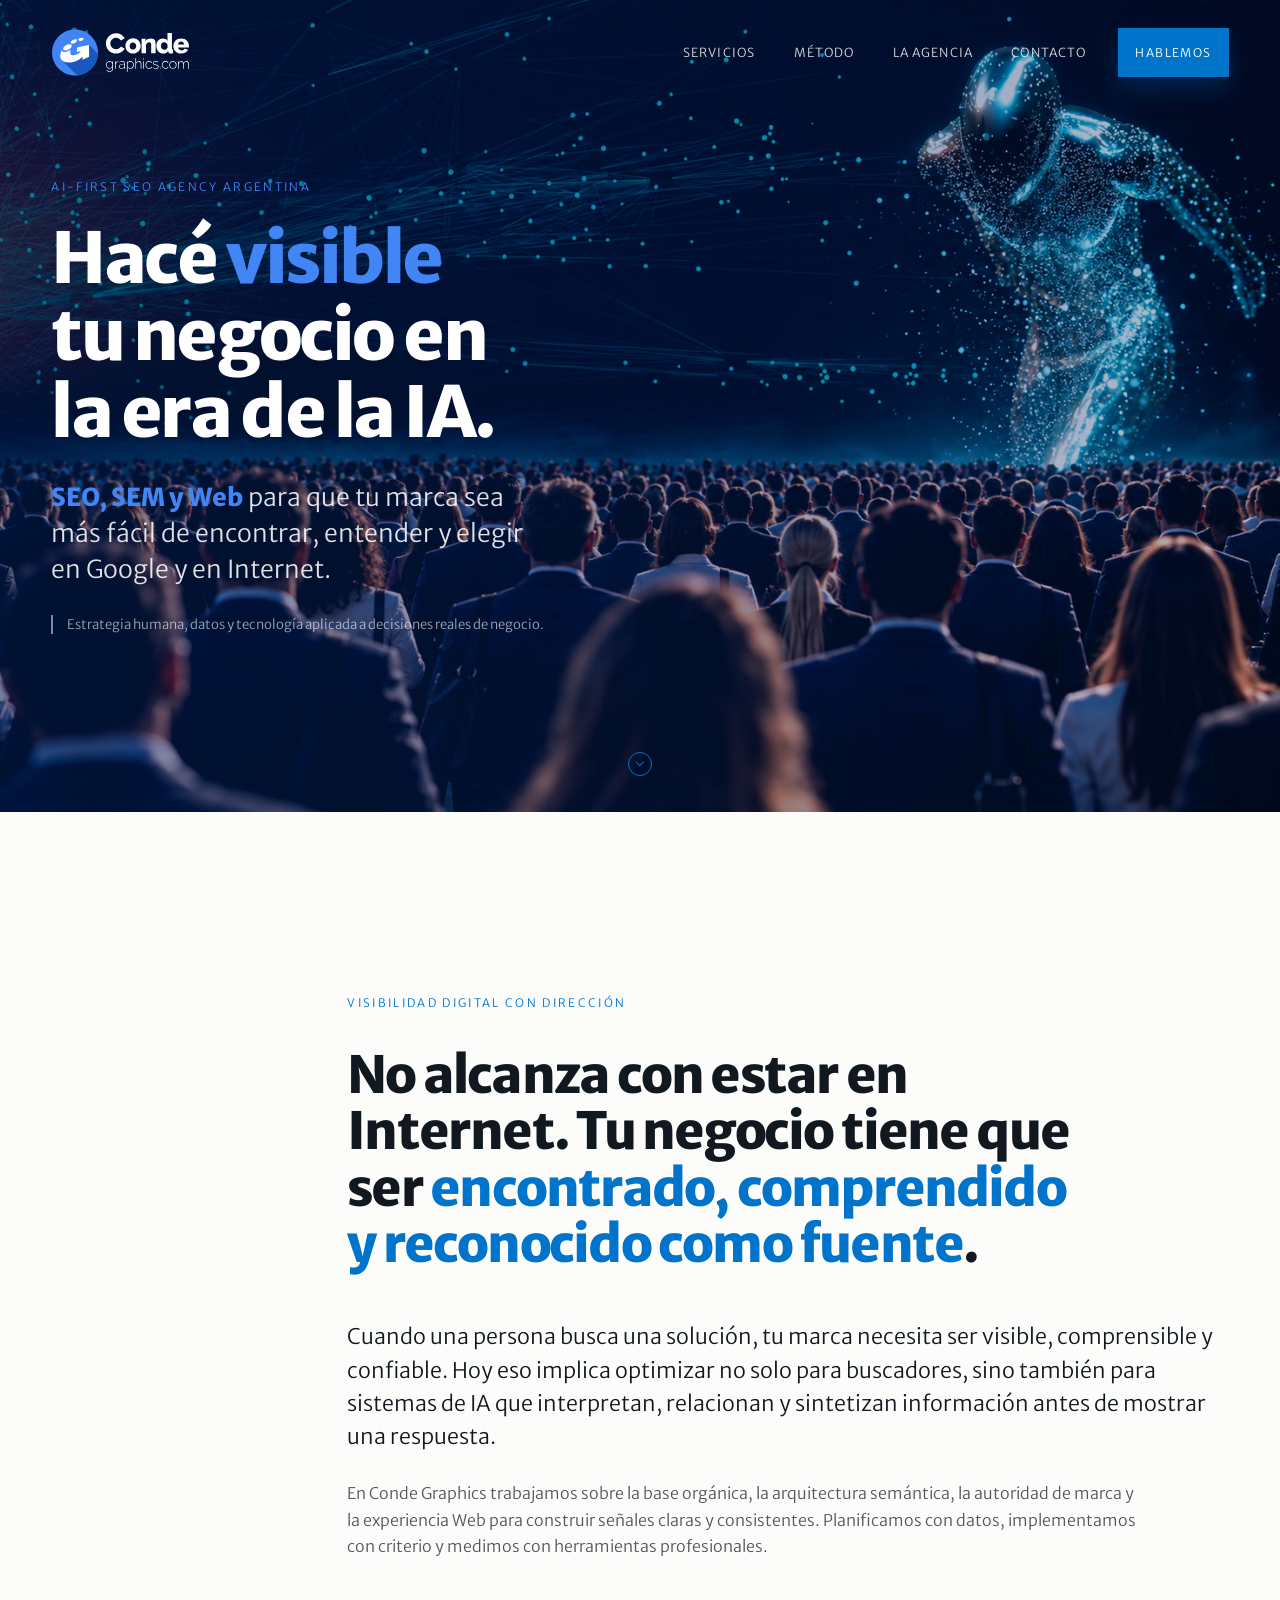
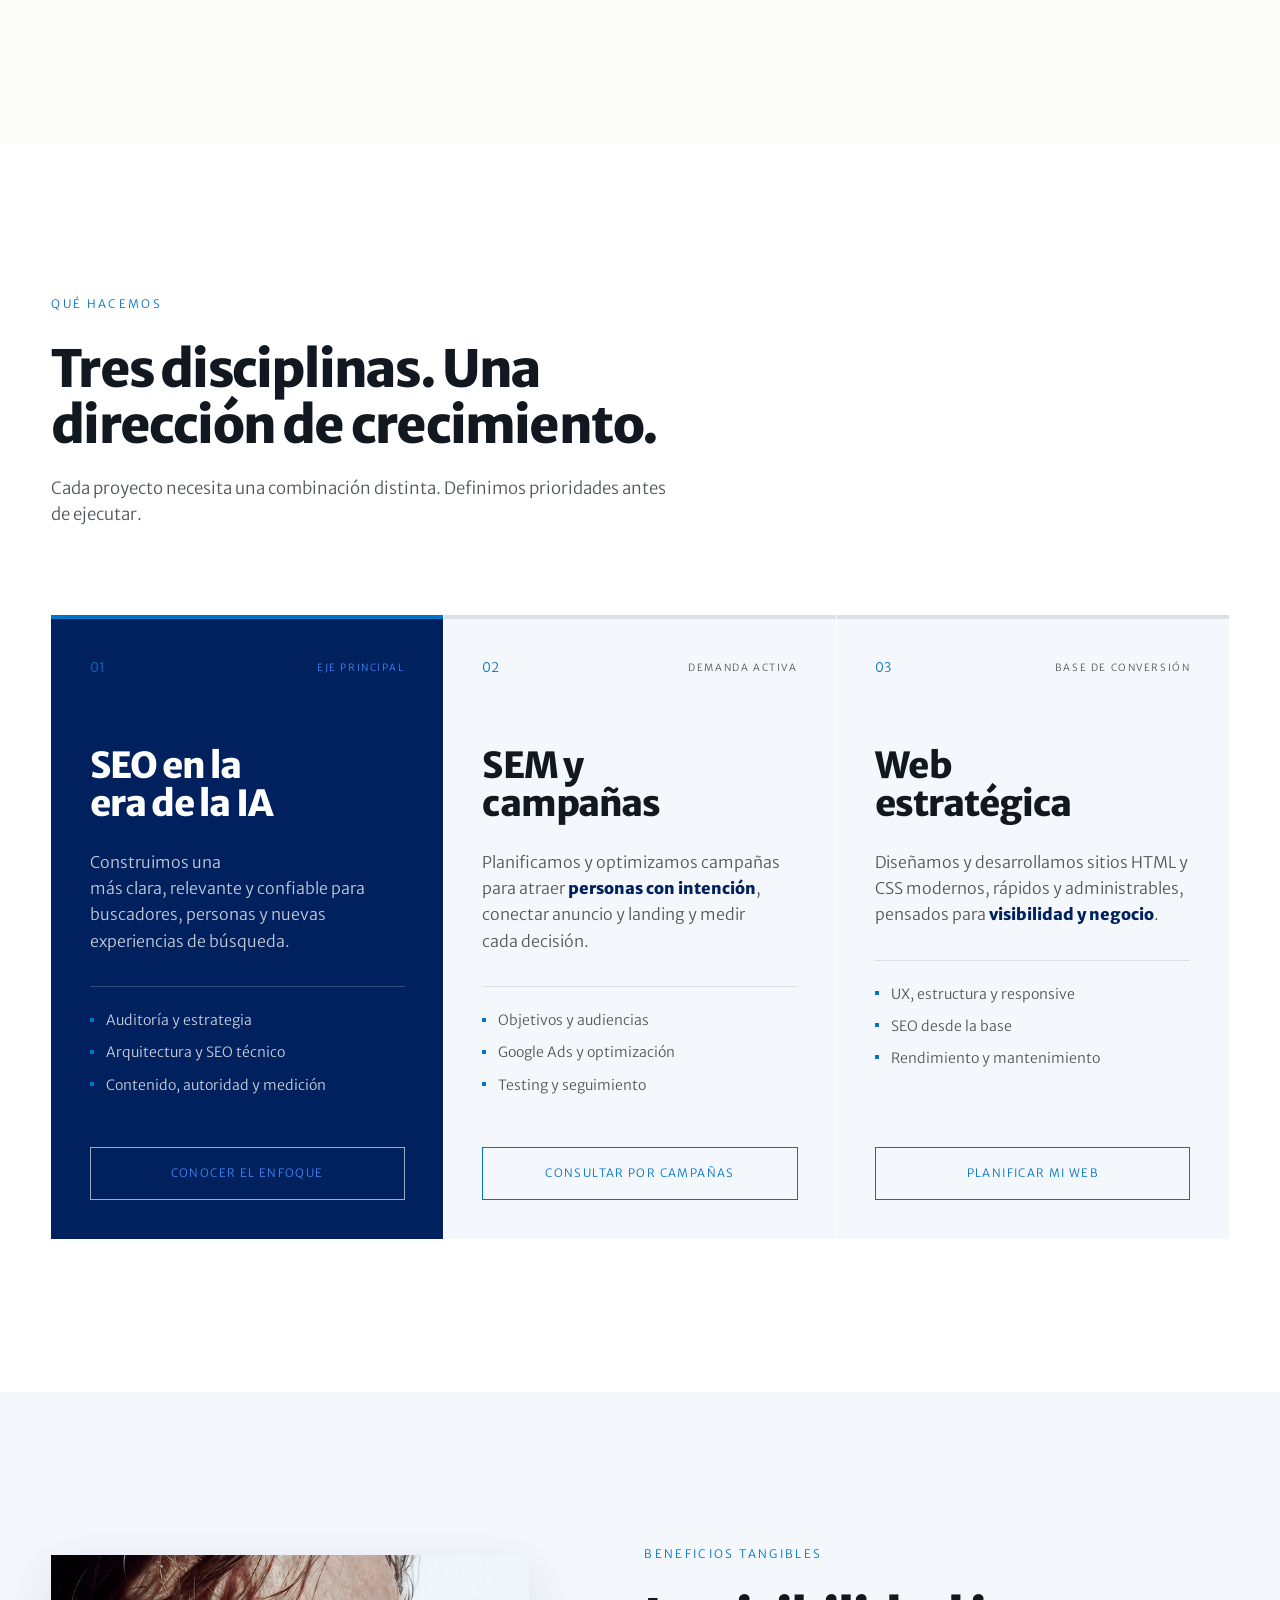
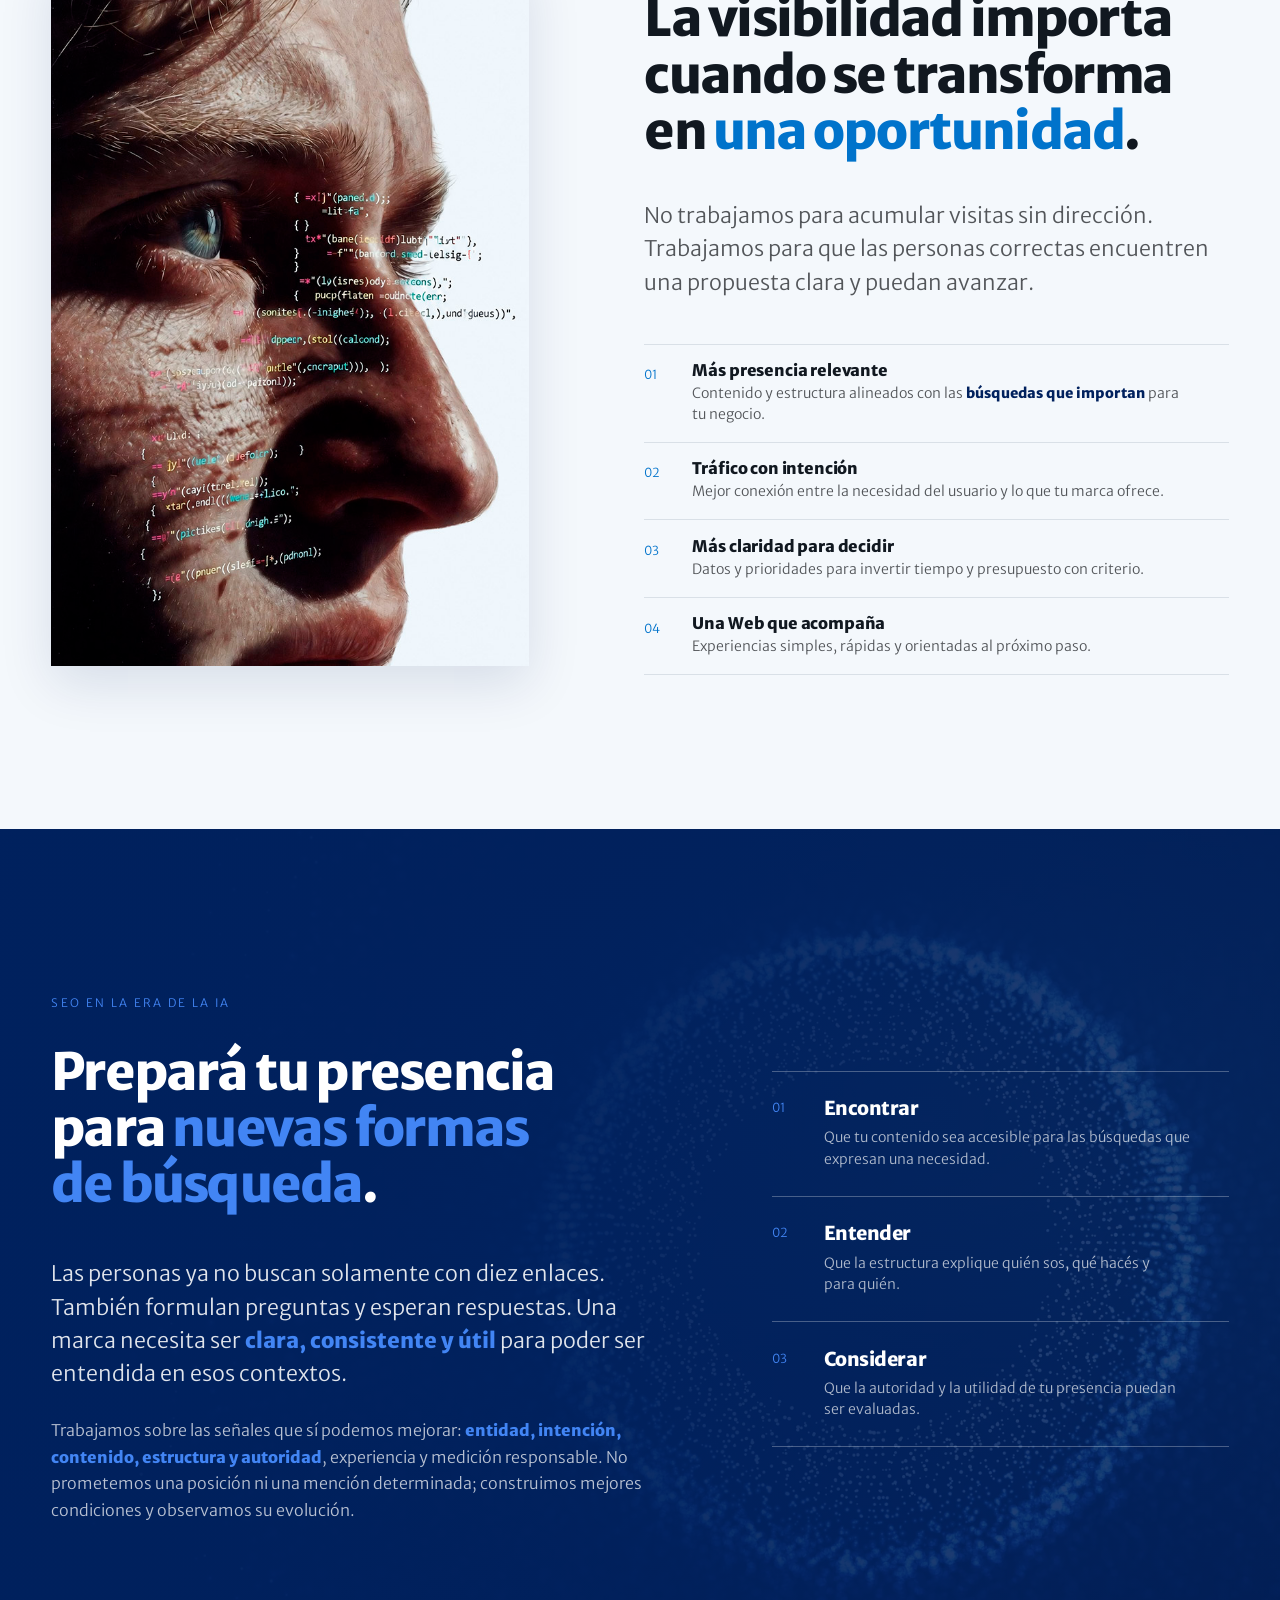
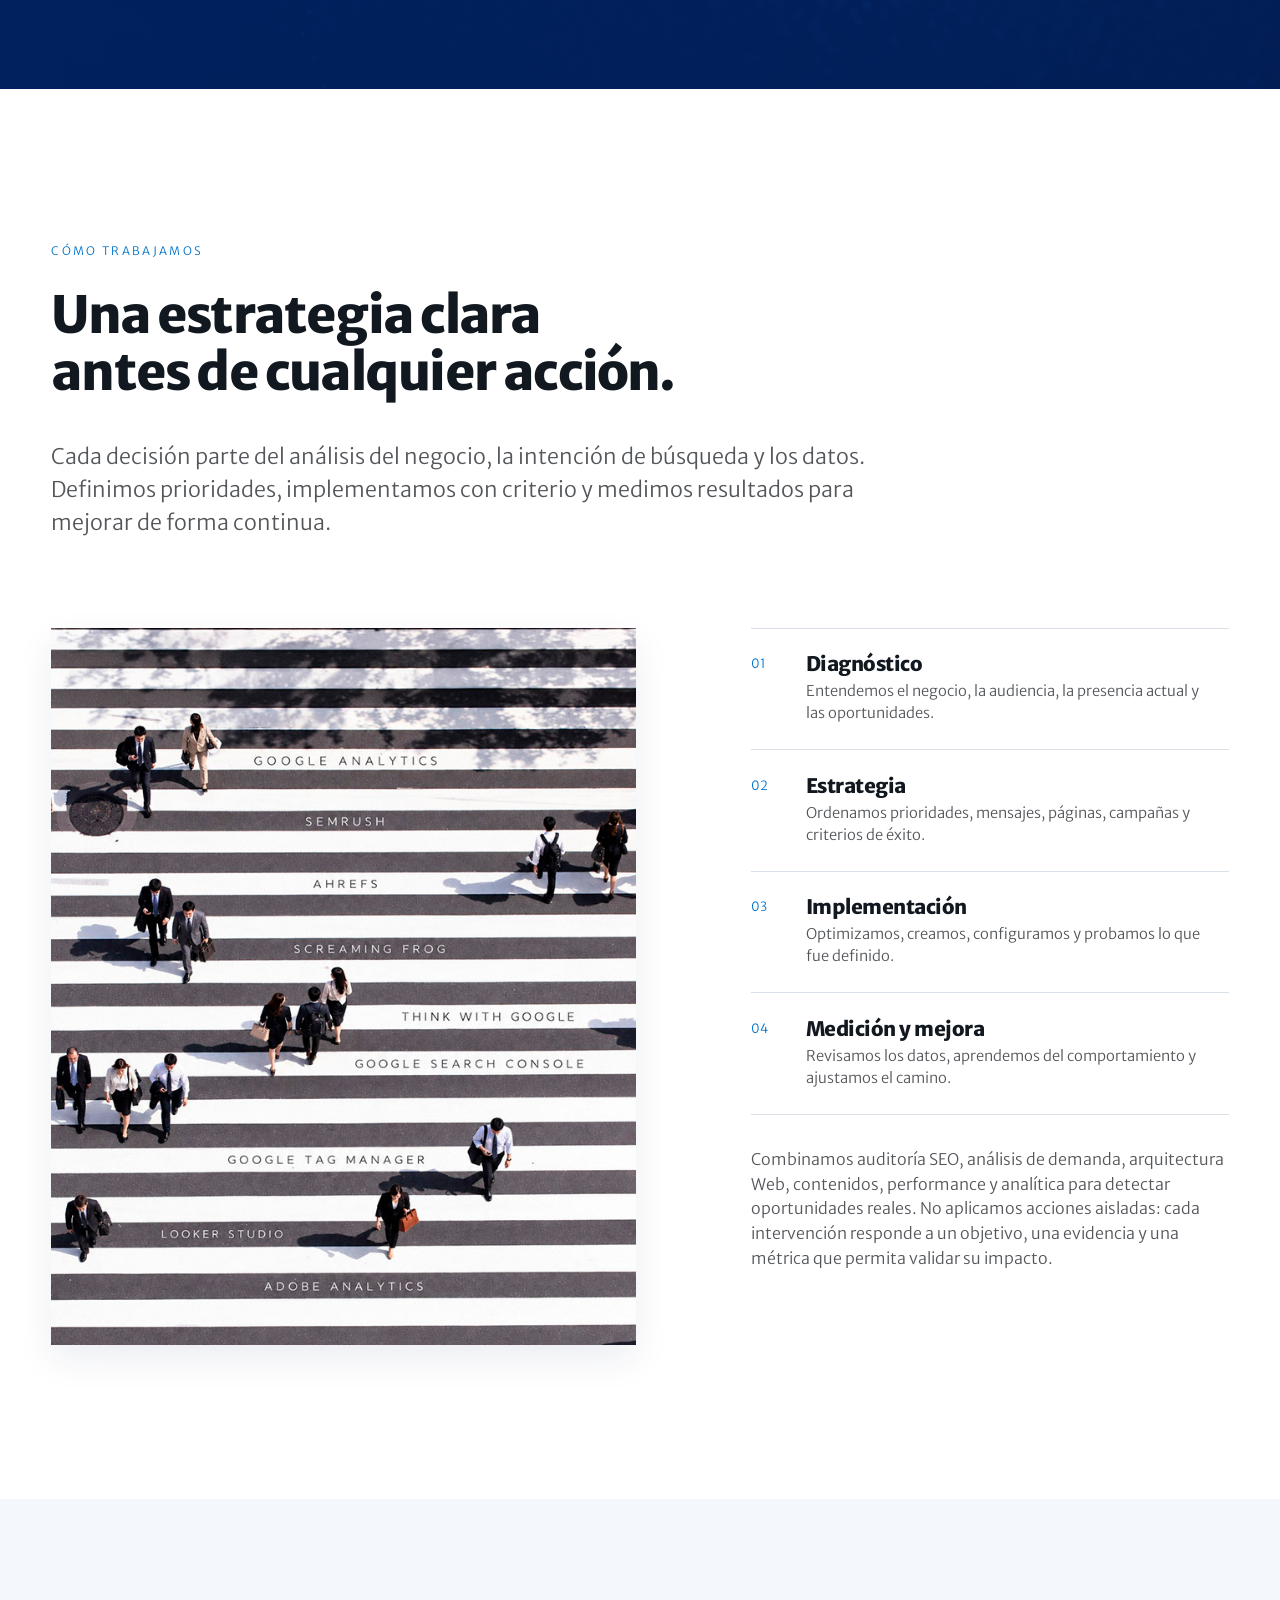
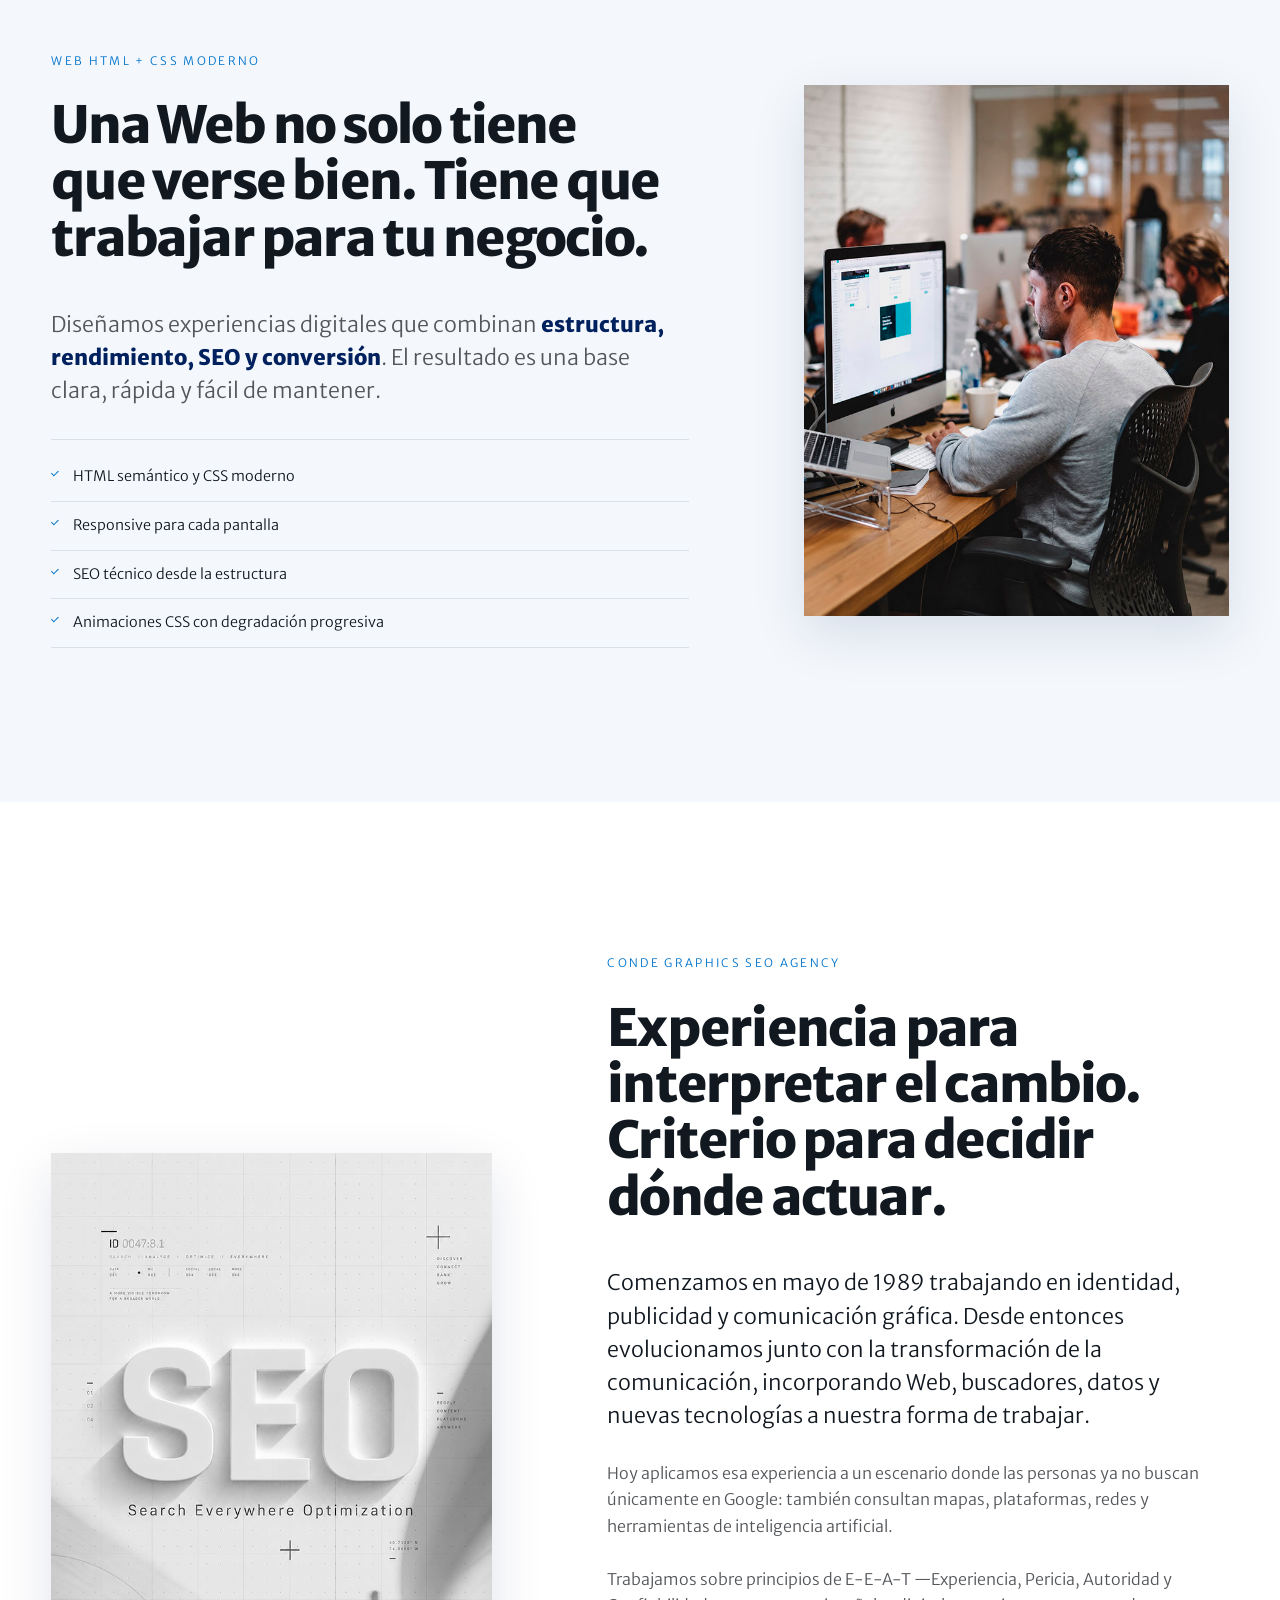
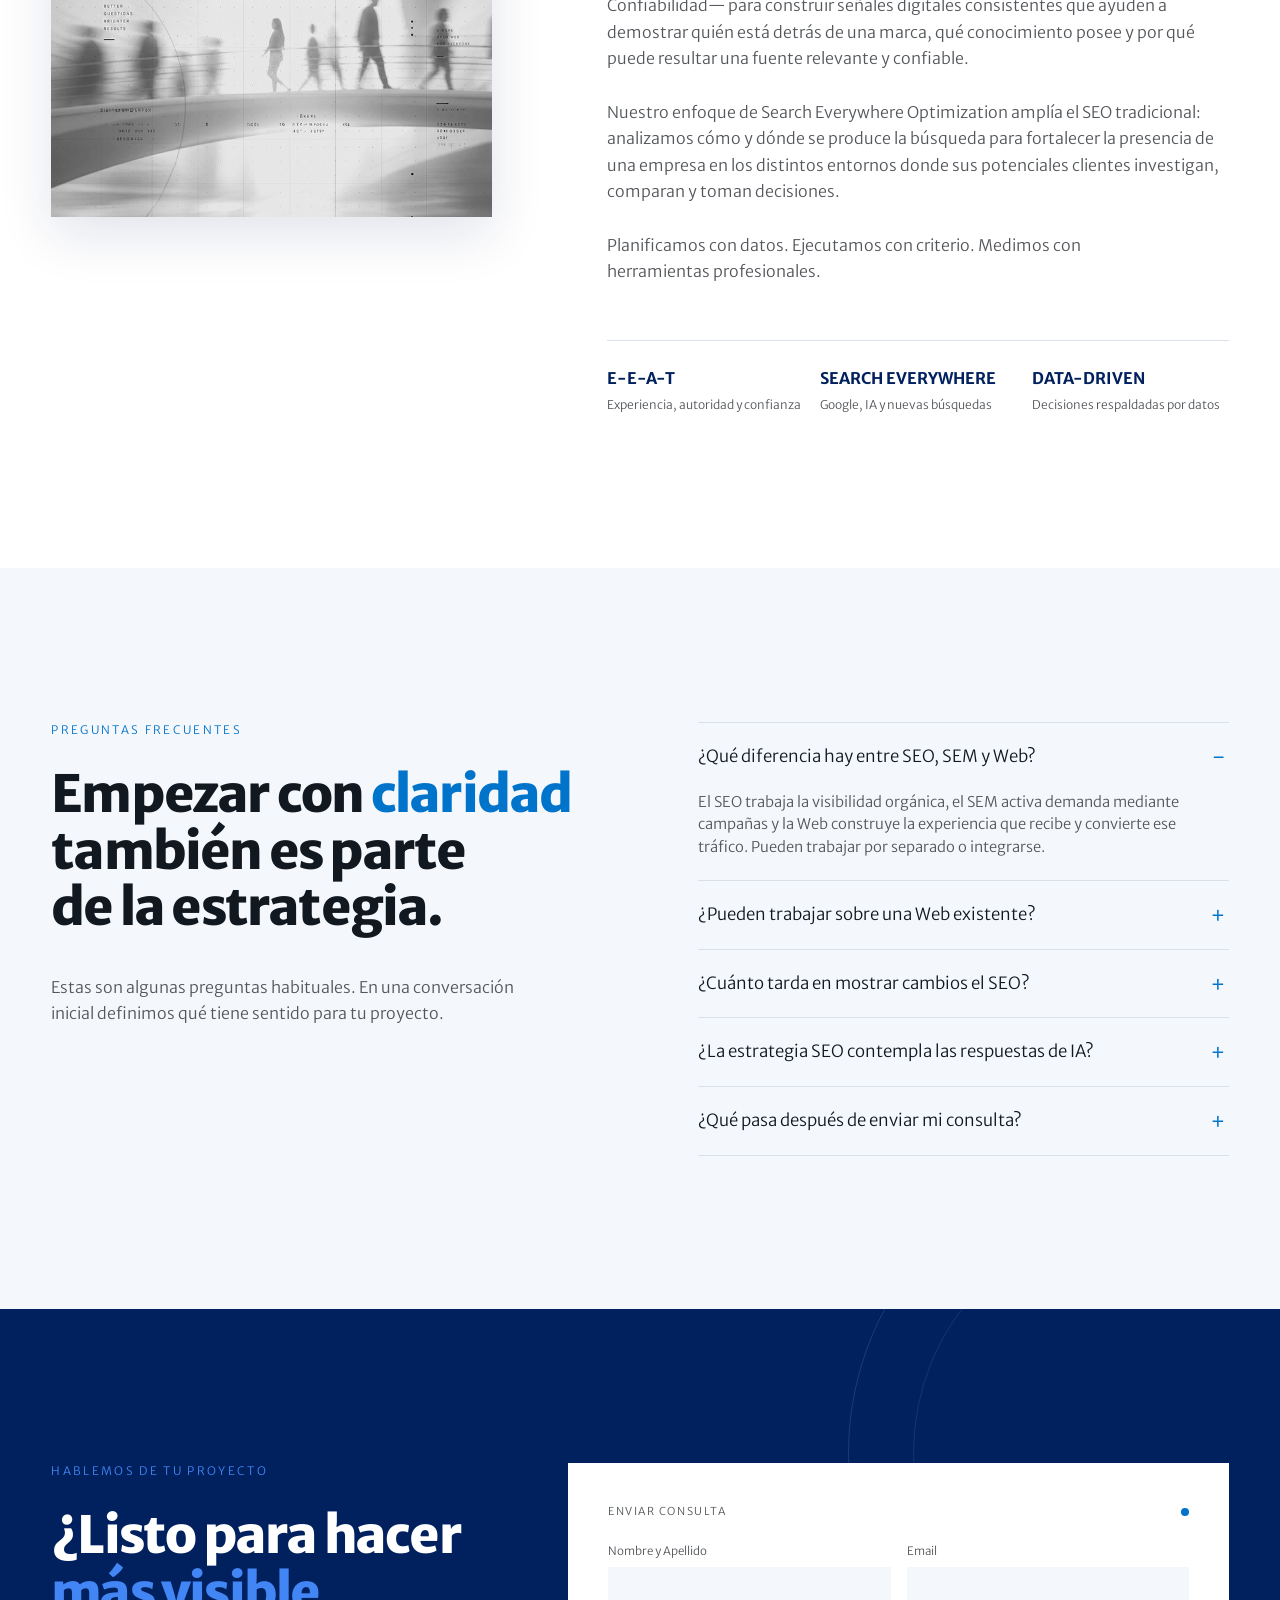
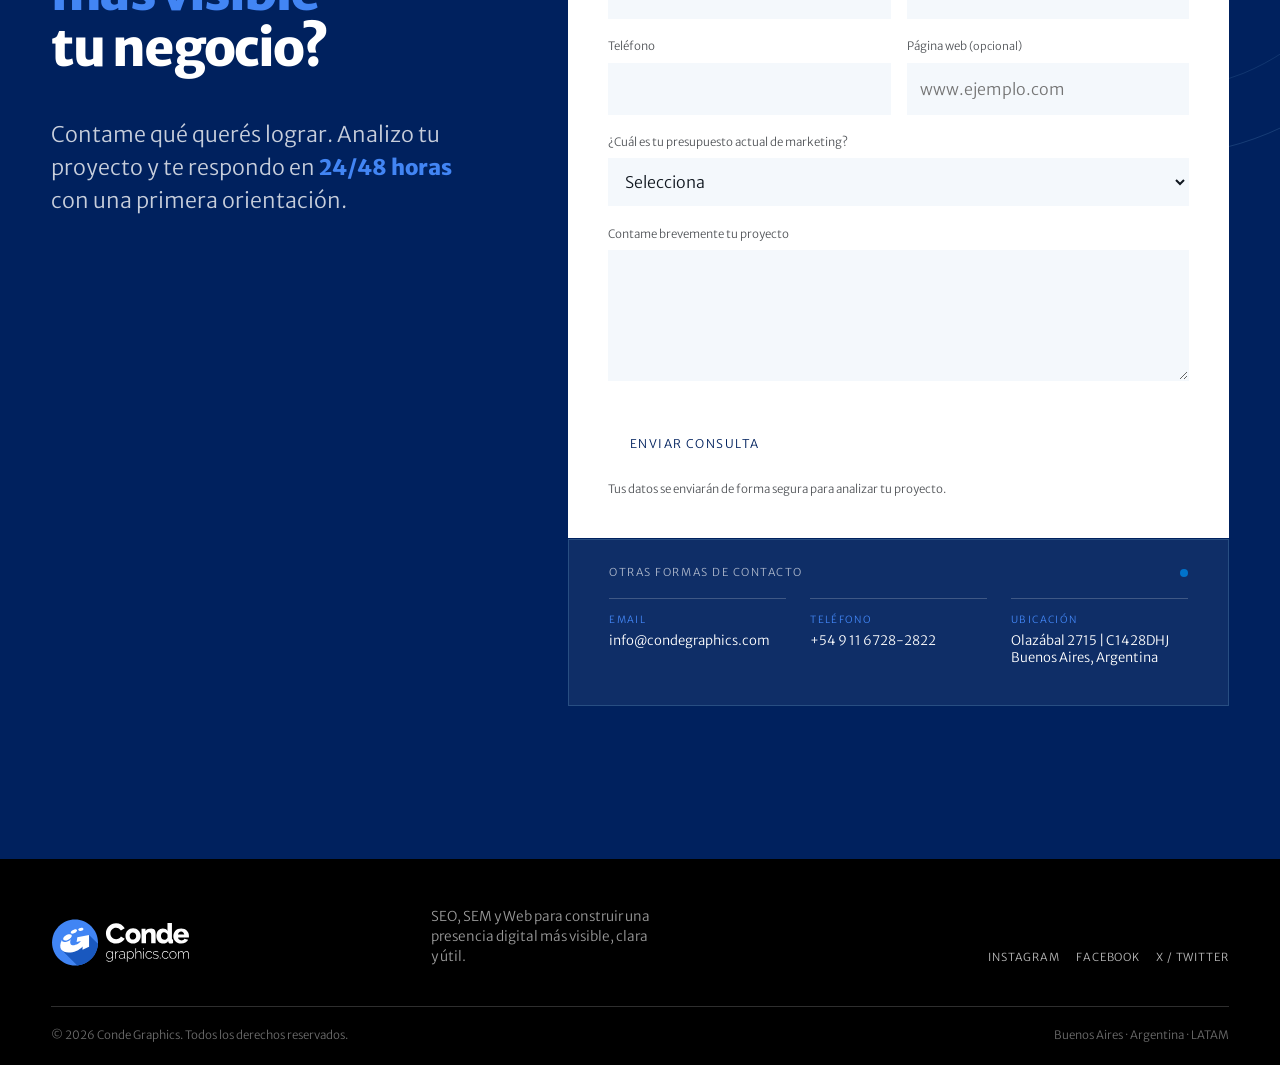
<file: index.html>
<!DOCTYPE html>
<html lang="es-AR">
<head>
  <meta charset="utf-8">
  <meta name="viewport" content="width=device-width, initial-scale=1">
  <meta name="theme-color" content="#00215E">
  <meta name="description" content="En la nueva era del SEO, no alcanza con estar en Internet. Tu negocio tiene que ser encontrado, comprendido y reconocido como fuente.">
  <meta name="author" content="Conde Graphics">
  <meta name="publisher" content="Conde Graphics">
  <meta name="keywords" content="agencia SEO, posicionamiento web, SEO con IA, SEO inteligencia artificial, agencia marketing digital argentina, SEO local, migración WordPress, consultoría SEO, marketing digital">
  <meta name="robots" content="index, follow, max-image-preview:large">
  <link rel="canonical" href="https://www.condegraphics.com/">
  <meta property="og:type" content="website">
  <meta property="og:locale" content="es_AR">
  <meta property="og:site_name" content="Conde Graphics">
  <meta property="og:title" content="AI-FIRST SEO Agency Argentina | Conde Graphics">
  <meta property="og:description" content="En la nueva era del SEO, no alcanza con estar en Internet. Tu negocio tiene que ser encontrado, comprendido y reconocido como fuente.">
  <meta property="og:url" content="https://www.condegraphics.com/">
  <meta property="og:image" content="https://www.condegraphics.com/img/og-conde-graphics.jpg">
  <meta property="og:image:url" content="https://www.condegraphics.com/img/og-conde-graphics.jpg">
  <meta property="og:image:type" content="image/jpeg">
  <meta property="og:image:width" content="1200">
  <meta property="og:image:height" content="630">
  <meta property="og:image:alt" content="Conde Graphics: AI-FIRST SEO Agency Argentina">
  <meta property="og:image:secure_url" content="https://www.condegraphics.com/img/og-conde-graphics.jpg">
  <meta name="twitter:card" content="summary_large_image">
  <meta name="twitter:title" content="AI-FIRST SEO Agency Argentina | Conde Graphics">
  <meta name="twitter:description" content="En la nueva era del SEO, no alcanza con estar en Internet. Tu negocio tiene que ser encontrado, comprendido y reconocido como fuente.">
  <meta name="twitter:image" content="https://www.condegraphics.com/img/og-conde-graphics.jpg">
  <meta name="twitter:image:alt" content="Conde Graphics: AI-FIRST SEO Agency Argentina">
  <link rel="preconnect" href="https://fonts.googleapis.com">
  <link rel="preconnect" href="https://fonts.gstatic.com" crossorigin>
  <link href="https://fonts.googleapis.com/css2?family=Merriweather+Sans:wght@300;800&display=swap" rel="stylesheet">
  <link rel="preload" as="image" href="img/hero-2026-conde.jpg" fetchpriority="high">
  <link rel="stylesheet" href="styles.css?v=20260920-logo-svg-fix-v1">
  <link rel="icon" type="image/svg+xml" href="img/favicon/favicon.svg">
  <link rel="manifest" href="img/favicon/site.webmanifest">
  <script src="https://challenges.cloudflare.com/turnstile/v0/api.js" async defer></script>
  <!-- Clarity tracking code for https://condegraphics.com/ -->
  <script type="text/javascript">
    (function(c,l,a,r,i,t,y){
        c[a]=c[a]||function(){(c[a].q=c[a].q||[]).push(arguments)};
        t=l.createElement(r);t.async=1;t.src="https://www.clarity.ms/tag/"+i;
        y=l.getElementsByTagName(r)[0];y.parentNode.insertBefore(t,y);
    })(window, document, "clarity", "script", "ymff77b94v");
  </script>
  <title>AI-FIRST SEO Agency Argentina | Conde Graphics</title>
  <script type="application/ld+json">
  {
    "@context": "https://schema.org",
    "@type": "ProfessionalService",
    "@id": "https://www.condegraphics.com/#organization",
    "name": "Conde Graphics",
    "url": "https://www.condegraphics.com/",
    "logo": "https://www.condegraphics.com/img/logo-conde-graphics-seo-agency.svg",
    "description": "Servicios de SEO, SEM y desarrollo Web para empresas, pymes, profesionales, comercios, industrias y marcas.",
    "publisher": {
      "@type": "Organization",
      "name": "Conde Graphics",
      "url": "https://www.condegraphics.com/",
      "logo": {
        "@type": "ImageObject",
        "url": "https://www.condegraphics.com/img/logo-conde-graphics-seo-agency.svg"
      }
    },
    "image": "https://www.condegraphics.com/img/og-conde-graphics.jpg",
    "inLanguage": "es-AR",
    "foundingDate": "1989",
    "email": "mailto:info@condegraphics.com",
    "telephone": "+5491167282822",
    "address": {
      "@type": "PostalAddress",
      "addressLocality": "Buenos Aires",
      "addressCountry": "AR"
    },
    "areaServed": ["Argentina", "Latin America"],
    "sameAs": [
      "https://www.instagram.com/condegraphics/",
      "https://es-la.facebook.com/condegraphics/",
      "https://twitter.com/condegraphics"
    ]
  }
  </script>
  <script type="application/ld+json">
{
  "@context": "https://schema.org",
  "@type": "FAQPage",
  "mainEntity": [
    {
      "@type": "Question",
      "name": "¿Qué diferencia hay entre SEO, SEM y Web?",
      "acceptedAnswer": {
        "@type": "Answer",
        "text": "El SEO trabaja la visibilidad orgánica, el SEM activa demanda mediante campañas y la Web construye la experiencia que recibe y convierte ese tráfico. Pueden trabajar por separado o integrarse."
      }
    },
    {
      "@type": "Question",
      "name": "¿Pueden trabajar sobre una Web existente?",
      "acceptedAnswer": {
        "@type": "Answer",
        "text": "Sí. El primer paso es revisar la situación actual y definir qué conviene conservar, mejorar o reconstruir."
      }
    },
    {
      "@type": "Question",
      "name": "¿Cuánto tarda en mostrar cambios el SEO?",
      "acceptedAnswer": {
        "@type": "Answer",
        "text": "Depende del punto de partida, el mercado, la competencia y las acciones implementadas. Se define una línea de base y se observa la evolución con métricas contextualizadas."
      }
    },
    {
      "@type": "Question",
      "name": "¿La estrategia SEO contempla las respuestas de IA?",
      "acceptedAnswer": {
        "@type": "Answer",
        "text": "Sí, como parte de una estrategia SEO sólida y responsable. Trabajamos claridad de entidad, estructura, contenido, autoridad y observación de presencia en consultas definidas, sin prometer una mención."
      }
    },
    {
      "@type": "Question",
      "name": "¿Qué pasa después de enviar mi consulta?",
      "acceptedAnswer": {
        "@type": "Answer",
        "text": "Manuel Conde recibe los leads, analiza el proyecto y responde en un plazo estimado de 24 a 48 horas."
      }
    }
  ]
}
  </script>
</head>
<body>
  <a class="skip-link" href="#contenido">Saltar al contenido principal</a>

  <header class="site-header" id="inicio">
    <div class="container header-inner">
      <a class="brand" href="#inicio" aria-label="Conde Graphics, volver al inicio">
        <img src="img/logo-conde-graphics-seo-agency.svg" alt="Conde Graphics" width="297" height="100">
      </a>
      <nav class="desktop-nav" id="mobile-menu" aria-label="Navegación principal">
        <div class="mobile-nav-top">
          <a class="mobile-nav-brand" href="#inicio" aria-label="Conde Graphics, volver al inicio">
            <img src="img/logo-conde-graphics-seo-agency.svg" alt="Conde Graphics" width="297" height="100">
          </a>
          <a class="mobile-nav-close" href="#inicio" aria-label="Cerrar menú de navegación"><span class="mobile-nav-close-icon" aria-hidden="true"></span></a>
        </div>
        <div class="mobile-nav-intro">AI-FIRST SEO AGENCY ARGENTINA</div>
        <a href="#servicios"><span>Servicios</span><span class="mobile-nav-arrow" aria-hidden="true"></span></a>
        <a href="#metodo"><span>Método</span><span class="mobile-nav-arrow" aria-hidden="true"></span></a>
        <a href="#agencia"><span>La agencia</span><span class="mobile-nav-arrow" aria-hidden="true"></span></a>
        <a href="#contacto"><span>Contacto</span><span class="mobile-nav-arrow" aria-hidden="true"></span></a>
        <div class="mobile-nav-footer">
          <a class="mobile-nav-email" href="mailto:info@condegraphics.com">info@condegraphics.com <span aria-hidden="true">↗</span></a>
          <a class="button button-light mobile-nav-cta" href="https://wa.me/5491167282822?text=Hola%20Manuel%2C%20quiero%20analizar%20la%20visibilidad%20de%20mi%20negocio." target="_blank" rel="noopener">HABLEMOS <span aria-hidden="true">↗</span></a>
        </div>
      </nav>
      <a class="nav-button nav-open" href="#mobile-menu" aria-label="Abrir menú de navegación" aria-controls="mobile-menu" aria-haspopup="dialog">
        <span></span><span></span><span></span>
      </a>
      <a class="button button-small button-primary header-cta" href="https://wa.me/5491167282822?text=Hola%20Manuel%2C%20quiero%20analizar%20la%20visibilidad%20de%20mi%20negocio." target="_blank" rel="noopener" aria-label="Hablar por WhatsApp con Conde Graphics">HABLEMOS</a>
    </div>
  </header>

  <main id="contenido">
    <section class="hero section-dark" aria-labelledby="hero-title">
      <div class="hero-media" aria-hidden="true"></div>
      <div class="hero-overlay" aria-hidden="true"></div>
      <div class="container hero-grid">
        <div class="hero-copy reveal">
          <p class="eyebrow eyebrow-light">AI-FIRST SEO AGENCY ARGENTINA</p>
          <h1 id="hero-title">Hacé <span class="keyword-accent-light">visible</span> tu negocio en la era de la IA.</h1>
          <p class="hero-lead"><strong class="seo-emphasis">SEO, SEM y Web</strong> para que tu marca sea más fácil de encontrar, entender y elegir en Google y en Internet.</p>
          <p class="hero-note">Estrategia humana, datos y tecnología aplicada a decisiones reales de negocio.</p>
        </div>
      </div>
      <a class="scroll-cue" href="#intro" aria-label="Ir a la introducción"><span></span></a>
    </section>

    <section class="intro section-light" id="intro" aria-labelledby="intro-title">
      <div class="container intro-grid">
        <div class="intro-media reveal"><img src="img/654657403.jpg" alt="Profesional observando el entorno digital" loading="lazy" width="352" height="860"></div>
        <div class="intro-content reveal">
          <p class="eyebrow">VISIBILIDAD DIGITAL CON DIRECCIÓN</p>
          <h2 id="intro-title">No alcanza con estar en Internet. Tu negocio tiene que ser <span class="keyword-accent">encontrado, comprendido y reconocido como fuente</span>.</h2>
          <p class="lead-copy">Cuando una persona busca una solución, tu marca necesita ser visible, comprensible y confiable. Hoy eso implica optimizar no solo para buscadores, sino también para sistemas de IA que interpretan, relacionan y sintetizan información antes de mostrar una respuesta.</p>
          <p>En Conde Graphics trabajamos sobre la base orgánica, la arquitectura semántica, la autoridad de marca y la experiencia Web para construir señales claras y consistentes. Planificamos con datos, implementamos con criterio y medimos con herramientas profesionales.</p>
        </div>
      </div>
    </section>

    <section class="services section-white" id="servicios" aria-labelledby="services-title">
      <div class="container">
        <div class="section-heading reveal">
          <div>
            <p class="eyebrow">QUÉ HACEMOS</p>
            <h2 id="services-title">Tres disciplinas. Una dirección de crecimiento.</h2>
            <p class="heading-aside">Cada proyecto necesita una combinación distinta. Definimos prioridades antes de ejecutar.</p>
          </div>
        </div>
        <div class="services-grid">
          <article class="service-card service-card-featured reveal">
            <div class="service-card-top"><span class="service-number">01</span><span class="service-tag">EJE PRINCIPAL</span></div>
            <h3>SEO en la era de la IA</h3>
            <p>Construimos una <strong class="seo-emphasis">presencia orgánica</strong> más clara, relevante y confiable para buscadores, personas y nuevas experiencias de búsqueda.</p>
            <ul class="service-list">
              <li>Auditoría y estrategia</li>
              <li>Arquitectura y SEO técnico</li>
              <li>Contenido, autoridad y medición</li>
            </ul>
            <a class="card-link button-outline button-outline-light" href="#ia">Conocer el enfoque</a>
          </article>
          <article class="service-card reveal reveal-delay-1">
            <div class="service-card-top"><span class="service-number">02</span><span class="service-tag">DEMANDA ACTIVA</span></div>
            <h3>SEM y campañas</h3>
            <p>Planificamos y optimizamos campañas para atraer <strong class="seo-emphasis">personas con intención</strong>, conectar anuncio y landing y medir cada decisión.</p>
            <ul class="service-list">
              <li>Objetivos y audiencias</li>
              <li>Google Ads y optimización</li>
              <li>Testing y seguimiento</li>
            </ul>
            <a class="card-link button-outline button-outline-dark" href="#contacto">Consultar por campañas</a>
          </article>
          <article class="service-card reveal reveal-delay-2">
            <div class="service-card-top"><span class="service-number">03</span><span class="service-tag">BASE DE CONVERSIÓN</span></div>
            <h3>Web estratégica</h3>
            <p>Diseñamos y desarrollamos sitios HTML y CSS modernos, rápidos y administrables, pensados para <strong class="seo-emphasis">visibilidad y negocio</strong>.</p>
            <ul class="service-list">
              <li>UX, estructura y responsive</li>
              <li>SEO desde la base</li>
              <li>Rendimiento y mantenimiento</li>
            </ul>
            <a class="card-link button-outline button-outline-dark" href="#contacto">Planificar mi Web</a>
          </article>
        </div>
      </div>
    </section>

    <section class="benefits section-soft" id="beneficios" aria-labelledby="benefits-title">
      <div class="container benefits-grid">
        <div class="benefits-media reveal">
          <img src="img/internet.jpg" alt="Persona observando código y tecnología digital" loading="lazy" width="700" height="1042">
        </div>
        <div class="benefits-content reveal reveal-delay">
          <p class="eyebrow">BENEFICIOS TANGIBLES</p>
          <h2 id="benefits-title">La visibilidad importa cuando se transforma en <span class="keyword-accent">una oportunidad</span>.</h2>
          <p class="lead-copy">No trabajamos para acumular visitas sin dirección. Trabajamos para que las personas correctas encuentren una propuesta clara y puedan avanzar.</p>
          <div class="benefit-list">
            <div class="benefit-item"><span>01</span><div><h3>Más presencia relevante</h3><p>Contenido y estructura alineados con las <strong class="seo-emphasis">búsquedas que importan</strong> para tu negocio.</p></div></div>
            <div class="benefit-item"><span>02</span><div><h3>Tráfico con intención</h3><p>Mejor conexión entre la necesidad del usuario y lo que tu marca ofrece.</p></div></div>
            <div class="benefit-item"><span>03</span><div><h3>Más claridad para decidir</h3><p>Datos y prioridades para invertir tiempo y presupuesto con criterio.</p></div></div>
            <div class="benefit-item"><span>04</span><div><h3>Una Web que acompaña</h3><p>Experiencias simples, rápidas y orientadas al próximo paso.</p></div></div>
          </div>
        </div>
      </div>
    </section>

    <section class="ai-section section-dark" id="ia" aria-labelledby="ai-title">
      <div class="ai-media" aria-hidden="true"></div>
      <div class="ai-overlay" aria-hidden="true"></div>
      <div class="container ai-grid">
        <div class="ai-copy reveal">
          <p class="eyebrow eyebrow-light">SEO EN LA ERA DE LA IA</p>
          <h2 id="ai-title">Prepará tu presencia para <span class="keyword-accent-light">nuevas formas de búsqueda</span>.</h2>
          <p class="lead-copy">Las personas ya no buscan solamente con diez enlaces. También formulan preguntas y esperan respuestas. Una marca necesita ser <strong class="seo-emphasis">clara, consistente y útil</strong> para poder ser entendida en esos contextos.</p>
          <p>Trabajamos sobre las señales que sí podemos mejorar: <strong class="seo-emphasis">entidad, intención, contenido, estructura y autoridad</strong>, experiencia y medición responsable. No prometemos una posición ni una mención determinada; construimos mejores condiciones y observamos su evolución.</p>
        </div>
        <div class="ai-principles reveal reveal-delay">
          <div class="principle"><span>01</span><div><h3>Encontrar</h3><p>Que tu contenido sea accesible para las búsquedas que expresan una necesidad.</p></div></div>
          <div class="principle"><span>02</span><div><h3>Entender</h3><p>Que la estructura explique quién sos, qué hacés y para quién.</p></div></div>
          <div class="principle"><span>03</span><div><h3>Considerar</h3><p>Que la autoridad y la utilidad de tu presencia puedan ser evaluadas.</p></div></div>
        </div>
      </div>
    </section>

    <section class="method section-white" id="metodo" aria-labelledby="method-title">
      <div class="container">
        <div class="section-heading method-heading reveal">
          <div><p class="eyebrow">CÓMO TRABAJAMOS</p><h2 id="method-title">Una estrategia clara antes de cualquier acción.</h2><p class="lead-copy">Cada decisión parte del análisis del negocio, la intención de búsqueda y los datos. Definimos prioridades, implementamos con criterio y medimos resultados para mejorar de forma continua.</p></div>
        </div>
        <div class="method-layout">
          <div class="method-image reveal"><img src="img/654987510000-03.jpg" alt="Personas cruzando un paso peatonal con referencias a herramientas de analítica, SEO y marketing digital" loading="lazy" width="700" height="860"></div>
          <div class="method-content">
            <ol class="method-steps">
              <li class="method-step reveal reveal-delay-1"><span class="step-number">01</span><div><h3>Diagnóstico</h3><p>Entendemos el negocio, la audiencia, la presencia actual y las oportunidades.</p></div></li>
              <li class="method-step reveal reveal-delay-2"><span class="step-number">02</span><div><h3>Estrategia</h3><p>Ordenamos prioridades, mensajes, páginas, campañas y criterios de éxito.</p></div></li>
              <li class="method-step reveal reveal-delay-3"><span class="step-number">03</span><div><h3>Implementación</h3><p>Optimizamos, creamos, configuramos y probamos lo que fue definido.</p></div></li>
              <li class="method-step reveal reveal-delay-4"><span class="step-number">04</span><div><h3>Medición y mejora</h3><p>Revisamos los datos, aprendemos del comportamiento y ajustamos el camino.</p></div></li>
            </ol>
            <p class="method-summary">Combinamos auditoría SEO, análisis de demanda, arquitectura Web, contenidos, performance y analítica para detectar oportunidades reales. No aplicamos acciones aisladas: cada intervención responde a un objetivo, una evidencia y una métrica que permita validar su impacto.</p>
          </div>
        </div>
      </div>
    </section>

    <section class="web-section section-soft" id="web" aria-labelledby="web-title">
      <div class="container web-grid">
        <div class="web-copy reveal"><p class="eyebrow">WEB HTML + CSS MODERNO</p><h2 id="web-title">Una Web no solo tiene que verse bien. Tiene que trabajar para tu negocio.</h2><p class="lead-copy">Diseñamos experiencias digitales que combinan <strong class="seo-emphasis">estructura, rendimiento, SEO y conversión</strong>. El resultado es una base clara, rápida y fácil de mantener.</p><ul class="check-list"><li>HTML semántico y CSS moderno</li><li>Responsive para cada pantalla</li><li>SEO técnico desde la estructura</li><li>Animaciones CSS con degradación progresiva</li></ul></div>
        <div class="web-collage reveal reveal-delay"><img class="web-image" src="img/6543640033.jpg" alt="Persona trabajando frente a un monitor en una oficina" loading="lazy" width="700" height="875"></div>
      </div>
    </section>

    <section class="agency section-white" id="agencia" aria-labelledby="agency-title">
      <div class="container agency-grid">
        <div class="agency-photo reveal"><img src="img/76544803-ok.jpg" alt="Composición visual sobre SEO y optimización digital" loading="lazy" width="700" height="1054"></div>
        <div class="agency-copy reveal reveal-delay"><p class="eyebrow">CONDE GRAPHICS SEO AGENCY</p><h2 id="agency-title">Experiencia para interpretar el cambio. Criterio para decidir dónde actuar.</h2><p class="lead-copy">Comenzamos en mayo de 1989 trabajando en identidad, publicidad y comunicación gráfica. Desde entonces evolucionamos junto con la transformación de la comunicación, incorporando Web, buscadores, datos y nuevas tecnologías a nuestra forma de trabajar.</p><p>Hoy aplicamos esa experiencia a un escenario donde las personas ya no buscan únicamente en Google: también consultan mapas, plataformas, redes y herramientas de inteligencia artificial.</p><p>Trabajamos sobre principios de E-E-A-T —Experiencia, Pericia, Autoridad y Confiabilidad— para construir señales digitales consistentes que ayuden a demostrar quién está detrás de una marca, qué conocimiento posee y por qué puede resultar una fuente relevante y confiable.</p><p>Nuestro enfoque de Search Everywhere Optimization amplía el SEO tradicional: analizamos cómo y dónde se produce la búsqueda para fortalecer la presencia de una empresa en los distintos entornos donde sus potenciales clientes investigan, comparan y toman decisiones.</p><p>Planificamos con datos. Ejecutamos con criterio. Medimos con herramientas profesionales.</p><div class="agency-facts"><div><strong>E-E-A-T</strong><span>Experiencia, autoridad y confianza</span></div><div><strong>SEARCH EVERYWHERE</strong><span>Google, IA y nuevas búsquedas</span></div><div><strong>DATA-DRIVEN</strong><span>Decisiones respaldadas por datos</span></div></div></div>
      </div>
    </section>

    <section class="faq section-soft" id="preguntas-frecuentes" aria-labelledby="faq-title">
      <div class="container faq-grid">
        <div class="faq-intro reveal"><p class="eyebrow">PREGUNTAS FRECUENTES</p><h2 id="faq-title">Empezar con <span class="keyword-accent">claridad</span> también es parte de la estrategia.</h2><p>Estas son algunas preguntas habituales. En una conversación inicial definimos qué tiene sentido para tu proyecto.</p></div>
        <div class="faq-list reveal reveal-delay">
          <details open><summary>¿Qué diferencia hay entre SEO, SEM y Web?</summary><p>El SEO trabaja la visibilidad orgánica, el SEM activa demanda mediante campañas y la Web construye la experiencia que recibe y convierte ese tráfico. Pueden trabajar por separado o integrarse.</p></details>
          <details><summary>¿Pueden trabajar sobre una Web existente?</summary><p>Sí. El primer paso es revisar la situación actual y definir qué conviene conservar, mejorar o reconstruir.</p></details>
          <details><summary>¿Cuánto tarda en mostrar cambios el SEO?</summary><p>Depende del punto de partida, el mercado, la competencia y las acciones implementadas. Se define una línea de base y se observa la evolución con métricas contextualizadas.</p></details>
          <details><summary>¿La estrategia SEO contempla las respuestas de IA?</summary><p>Sí, como parte de una estrategia SEO sólida y responsable. Trabajamos claridad de entidad, estructura, contenido, autoridad y observación de presencia en consultas definidas, sin prometer una mención.</p></details>
          <details><summary>¿Qué pasa después de enviar mi consulta?</summary><p>Manuel Conde recibe los leads, analiza el proyecto y responde en un plazo estimado de 24 a 48 horas.</p></details>
        </div>
      </div>
    </section>

    <section class="contact section-dark" id="contacto" aria-labelledby="contact-title">
      <div class="contact-shape" aria-hidden="true"></div>
      <div class="container contact-grid">
        <div class="contact-copy reveal"><p class="eyebrow eyebrow-light">HABLEMOS DE TU PROYECTO</p><h2 id="contact-title">¿Listo para hacer <span class="keyword-accent-light">más visible</span> tu negocio?</h2><p class="lead-copy">Contame qué querés lograr. Analizo tu proyecto y te respondo en <strong class="seo-emphasis">24/48 horas</strong> con una primera orientación.</p></div>
        <div class="contact-stack reveal reveal-delay">
          <div class="contact-panel">
            <div class="contact-panel-heading"><span>ENVIAR CONSULTA</span><span class="contact-dot"></span></div>
            <form class="contact-form" id="contact-form" action="https://www.condegraphics.com/contact.php" method="POST">
              <input type="checkbox" name="botcheck" class="hidden" style="display: none;">
              <div class="form-fields-grid">
                <div class="form-field"><label for="name">Nombre y Apellido</label><input id="name" name="name" type="text" autocomplete="name" required></div>
                <div class="form-field"><label for="email">Email</label><input id="email" name="email" type="email" autocomplete="email" required></div>
                <div class="form-field"><label for="phone">Teléfono</label><input id="phone" name="phone" type="tel" autocomplete="tel" inputmode="tel" required></div>
                <div class="form-field"><label for="website">Página web <span>(opcional)</span></label><input id="website" name="website" type="text" autocomplete="url" inputmode="url" placeholder="www.ejemplo.com" title="Podés escribir ejemplo.com, www.ejemplo.com o https://ejemplo.com"></div>
                <div class="form-field form-field-full"><label for="budget">¿Cuál es tu presupuesto actual de marketing?</label><select id="budget" name="budget" required><option value="" selected disabled>Selecciona</option><option>Menos de 600 USD</option><option>Entre 600 y 1.200 USD</option><option>Entre 1.200 y 2.000 USD</option><option>Entre 2.000 y 5.000 USD</option><option>Más de 5.000 USD</option></select></div>
                <div class="form-field form-field-full"><label for="message">Contame brevemente tu proyecto</label><textarea id="message" name="message" rows="4" required></textarea></div>
              </div>
              <div class="cf-turnstile" data-sitekey="0x4AAAAAAE-8vP0SYcEDAPU6" data-action="contact" data-appearance="interaction-only" data-language="es" aria-label="Verificación de seguridad"></div>
              <button class="button button-light" id="contact-submit" type="submit">ENVIAR CONSULTA</button>
              <p class="form-status" id="form-status" role="status" aria-live="polite" hidden></p>
              <p class="form-note">Tus datos se enviarán de forma segura para analizar tu proyecto.</p>
            </form>
          </div>
          <aside class="contact-details" aria-label="Otras formas de contacto">
            <div class="contact-panel-heading"><span>OTRAS FORMAS DE CONTACTO</span><span class="contact-dot"></span></div>
            <div class="contact-details-grid">
              <a class="contact-line" href="mailto:info@condegraphics.com"><span>EMAIL</span><strong>info@condegraphics.com</strong></a>
              <a class="contact-line" href="tel:+5491167282822"><span>TELÉFONO</span><strong>+54&nbsp;9&nbsp;11&nbsp;6728&#8209;2822</strong></a>
              <a class="contact-line contact-map-link" href="https://maps.app.goo.gl/1zPLhTVC1VvnvfsKA" target="_blank" rel="noopener"><span>UBICACIÓN</span><strong>Olazábal 2715 | C1428DHJ<br>Buenos Aires, Argentina</strong></a>
            </div>
          </aside>
        </div>
      </div>
    </section>
  </main>

  <footer class="site-footer">
    <div class="container footer-top"><a class="brand brand-footer" href="#inicio" aria-label="Conde Graphics, volver al inicio"><img src="img/logo-conde-graphics-seo-agency.svg" alt="Conde Graphics" width="297" height="100"></a><p>SEO, SEM y Web para construir una presencia digital más visible, clara y útil.</p><div class="footer-links"><a href="https://www.instagram.com/condegraphics/" target="_blank" rel="noopener">Instagram</a><a href="https://es-la.facebook.com/condegraphics/" target="_blank" rel="noopener">Facebook</a><a href="https://twitter.com/condegraphics" target="_blank" rel="noopener">X / Twitter</a></div></div>
    <div class="container footer-bottom"><span>© 2026 Conde Graphics. Todos los derechos reservados.</span><span>Buenos Aires · Argentina · LATAM</span></div>
  </footer>

  <script>
    (() => {
      const form = document.getElementById('contact-form');
      const submitButton = document.getElementById('contact-submit');
      const status = document.getElementById('form-status');
      if (!form || !submitButton || !status) return;

      form.addEventListener('submit', async (event) => {
        event.preventDefault();
        submitButton.disabled = true;
        submitButton.setAttribute('aria-busy', 'true');
        status.hidden = false;
        status.className = 'form-status is-pending';
        status.textContent = 'Enviando consulta…';

        try {
          const response = await fetch(form.action, {
            method: 'POST',
            body: new FormData(form),
            headers: { Accept: 'application/json', 'X-Requested-With': 'XMLHttpRequest' }
          });
          const result = await response.json();
          if (!response.ok || result.success !== true) {
            throw new Error(result.message || 'No pudimos enviar la consulta.');
          }

          form.reset();
          if (window.turnstile) window.turnstile.reset();
          status.className = 'form-status is-success';
          status.textContent = 'Gracias por contactarnos. Tu consulta fue recibida correctamente.\nVamos a revisar tu negocio, presencia digital y objetivos para identificar oportunidades concretas de SEO, SEM y Web.\n\nEn 48 horas hábiles recibirás nuestra primera devolución.';
        } catch (error) {
          status.className = 'form-status is-error';
          status.textContent = error.message || 'No pudimos enviar la consulta. Probá nuevamente.';
        } finally {
          submitButton.disabled = false;
          submitButton.removeAttribute('aria-busy');
        }
      });
    })();
  </script>

  <!-- Medición pendiente de activación: GA4 / Google Ads / GTM / Meta. No se cargan scripts de medición en esta versión. -->
</body>
</html>
</file>
<file: styles.css>
@layer reset, base, components, utilities, motion;

@layer reset {
  *, *::before, *::after { box-sizing: border-box; }
  html { scroll-behavior: smooth; }
  body, h1, h2, h3, p, ul, ol, figure { margin: 0; }
  ul, ol { padding: 0; list-style: none; }
  img { display: block; max-width: 100%; }
  button, input, textarea { font: inherit; }
  button, a { -webkit-tap-highlight-color: transparent; }
}

@layer base {
  :root {
    --blue-day: #0073CB;
    --blue-night: #00215E;
    --blue-night-2: #001843;
    --blue-ice: #EAF4FC;
    --blue-pale: #F4F8FC;
    --black: #000000;
    --gray-metal: #53565A;
    --gray-luminous: #BBBBBB;
    --gray-line: #D9E0E7;
    --white: #FFFFFF;
    --warm-white: #FCFCFB;
    --ink: #111820;
    --max-width: 1240px;
    --gutter: clamp(1.25rem, 4vw, 4rem);
    --radius-sm: 10px;
    --radius-md: 18px;
    --shadow-blue: 0 18px 50px rgba(0, 33, 94, .12);
    --shadow-soft: 0 14px 34px rgba(0, 33, 94, .08);
    --font-display: 'Merriweather Sans', sans-serif;
    --font-body: 'Merriweather Sans', sans-serif;
  }

  body {
    background: var(--warm-white);
    color: var(--ink);
    font-family: var(--font-body);
    font-size: 1rem;
    font-weight: 300;
    line-height: 1.65;
    overflow-x: hidden;
  }

  ::selection { background: var(--blue-day); color: var(--white); }
  :focus-visible { outline: 3px solid var(--blue-day); outline-offset: 4px; }
  a { color: inherit; text-decoration: none; }
  p { max-width: 68ch; text-wrap: pretty; }
  h1, h2, h3 { color: inherit; font-family: var(--font-display); font-weight: 800; letter-spacing: -.035em; line-height: 1.06; text-wrap: balance; }
  h1 { font-size: clamp(3.15rem, 7vw, 6.6rem); max-width: 9ch; }
  h2 { font-size: clamp(2.8rem, 4vw, 3.5rem); line-height: 1.1; max-width: none; }
  h3 { font-size: clamp(1.25rem, 2vw, 1.6rem); letter-spacing: -.025em; }
  .container { width: min(100% - (var(--gutter) * 2), var(--max-width)); margin-inline: auto; }
  .section-white, .section-light, .section-soft, .section-dark { position: relative; }
  .intro-grid > *, .section-heading > *, .services-grid > *, .benefits-grid > *, .ai-grid > *, .method-layout > *, .web-grid > *, .agency-grid > *, .faq-grid > *, .contact-grid > * { min-width: 0; }
  .section-white { background: var(--white); }
  .section-light { background: var(--warm-white); }
  .section-soft { background: var(--blue-pale); }
  .section-dark { background: var(--blue-night); color: var(--white); }
  .eyebrow { color: var(--blue-day); font-family: var(--font-display); font-size: .73rem; font-weight: 300; letter-spacing: .2em; line-height: 1.4; }
  .eyebrow-light { color: #4285F4; }
  .lead-copy { font-size: clamp(1.12rem, 1.7vw, 1.34rem); line-height: 1.55; }
  .keyword-accent { color: var(--blue-day); }
  .keyword-accent-light { color: #4285F4; }
  .seo-emphasis { color: var(--blue-night); font-weight: 800; }
  .section-dark .seo-emphasis { color: #4285F4; }
  .skip-link { position: fixed; left: 1rem; top: -5rem; z-index: 100; background: var(--blue-day); color: var(--white); padding: .75rem 1rem; border-radius: var(--radius-sm); font-weight: 300; }
  .skip-link:focus { top: 1rem; }
}

@layer components {
  .site-header { position: absolute; z-index: 10; width: 100%; color: var(--white); }
  .header-inner { align-items: center; display: flex; justify-content: space-between; min-height: 6.6rem; gap: 2rem; }
  .brand { align-items: center; display: inline-flex; width: 8.7rem; }
  .brand img { height: auto; width: 100%; }
  .nav-button { display: none; }
  .desktop-nav { display: flex; gap: clamp(1.25rem, 3vw, 2.75rem); margin-inline-start: auto; }
  .desktop-nav a { color: rgba(255,255,255,.84); font-family: var(--font-display); font-size: .78rem; font-weight: 300; letter-spacing: .09em; text-transform: uppercase; transition: color .25s ease; }
  .desktop-nav a:hover { color: var(--white); }
  .mobile-nav-top, .mobile-nav-close, .mobile-nav-intro, .mobile-nav-footer, .mobile-nav-arrow { display: none; }

  .button { align-items: center; border: 1px solid transparent; border-radius: 0; cursor: pointer; display: inline-flex; font-family: var(--font-display); font-size: .75rem; font-weight: 300; justify-content: center; letter-spacing: .12em; min-height: 3.25rem; padding: .85rem 1.35rem; text-align: center; transition: background-color .25s ease, border-color .25s ease, color .25s ease, transform .25s ease, box-shadow .25s ease; }
  .button:hover { transform: translateY(-2px); }
  .button-primary { background: var(--blue-day); box-shadow: 0 12px 26px rgba(0,115,203,.25); color: var(--white); }
  .button-primary:hover { background: #0066B4; box-shadow: 0 16px 30px rgba(0,115,203,.35); }
  .button-small { min-height: 2.65rem; padding-inline: 1rem; }
  .button-large { min-height: 3.65rem; padding-inline: 1.55rem; }
  .button-outline { align-items: center; background: transparent; border: 1px solid; border-radius: 0; display: inline-flex; font-family: var(--font-display); font-size: .75rem; font-weight: 300; gap: .7rem; justify-content: center; letter-spacing: .12em; min-height: 3.35rem; padding: .85rem 1.25rem; text-align: center; text-transform: uppercase; transition: background-color .25s ease, border-color .25s ease, color .25s ease, transform .25s ease, box-shadow .25s ease; }
  .button-outline-dark { border-color: var(--blue-day); color: var(--blue-day); }
  .button-outline-dark:hover, .button-outline-dark:focus-visible { background: var(--blue-day); border-color: var(--blue-day); color: var(--white); }
  .button-outline-light { border-color: rgba(255,255,255,.62); color: var(--white); }
  .button-outline-light:hover, .button-outline-light:focus-visible { background: var(--white); border-color: var(--white); color: var(--blue-night); }
  .button-outline:hover, .button-outline:focus-visible { transform: translateY(-2px); }
  .button-outline span { transition: transform .25s ease; }
  .button-outline:hover span, .button-outline:focus-visible span { transform: translateX(4px); }
  .button-light { background: var(--white); color: var(--blue-night); }
  .button-light:hover { background: #DCEFFF; }

  .hero { aspect-ratio: 1920 / 934; min-height: 0; overflow: hidden; padding: 7.6rem 0 4.5rem; }
  .hero-media, .hero-overlay, .ai-media, .ai-overlay { inset: 0; position: absolute; }
  .hero-media { background-image: url('img/hero-2026-conde.jpg'); background-position: center; background-size: cover; opacity: .82; }
  .hero-overlay { background: linear-gradient(90deg, rgba(0,33,94,.88) 0%, rgba(0,33,94,.63) 52%, rgba(0,33,94,.26) 100%); opacity: .5; }
  .hero-grid { align-items: center; display: grid; min-height: 570px; position: relative; z-index: 1; }
  .hero-copy { align-self: center; }
  .hero-copy .eyebrow { margin-bottom: 1.5rem; }
  .hero-copy { max-width: 45rem; }
  .hero-copy h1 { font-size: clamp(3.5rem, 5.5vw, 4.375rem); line-height: 1.1; margin-bottom: 1.8rem; max-width: 11ch; }
  .hero-lead { color: rgba(255,255,255,.88); font-size: clamp(1.2rem, 2vw, 1.55rem); line-height: 1.45; max-width: 29ch; }
  .hero-note { border-left: 2px solid rgba(141,202,239,.7); color: rgba(255,255,255,.62); font-size: .82rem; line-height: 1.45; margin-top: 1.7rem; padding-left: .85rem; }
  .scroll-cue { align-items: center; bottom: 2.25rem; color: rgba(255,255,255,.68); display: flex; font-family: var(--font-display); font-size: .68rem; font-weight: 300; gap: .65rem; left: 50%; letter-spacing: .2em; position: absolute; transform: translateX(-50%); z-index: 2; }
  .scroll-cue span { border: 1px solid var(--blue-day); border-radius: 50%; height: 1.5rem; position: relative; width: 1.5rem; }
  .scroll-cue span::after { border-bottom: 1px solid var(--blue-day); border-right: 1px solid var(--blue-day); content: ''; height: .35rem; left: .52rem; position: absolute; top: .42rem; transform: rotate(45deg); width: .35rem; }

  .intro { padding: clamp(8rem, 13vw, 12rem) 0; }
  .intro-grid { align-items: center; display: grid; gap: clamp(2rem, 4vw, 4rem); grid-template-columns: minmax(9rem, 1fr) minmax(0, 3.6fr); }
  .intro-media { align-self: center; max-width: 18rem; }
  .intro-media img { height: auto; mix-blend-mode: multiply; width: 100%; }
  .intro-content { max-width: 65rem; }
  .intro-content .eyebrow { margin-bottom: 2.25rem; }
  .intro-content h2 { margin-bottom: 3rem; max-width: 100%; }
  .intro-content .lead-copy { max-width: 62ch; }
  .intro-content p + p { color: var(--gray-metal); margin-top: 1.7rem; max-width: 56ch; }
  .intro-content > p:not(.eyebrow) + p { max-width: 72ch; }

  .services { padding: clamp(7rem, 12vw, 11rem) 0; }
  .section-heading { align-items: end; display: grid; gap: 1px; grid-template-columns: minmax(0, 1fr); justify-content: space-between; margin-bottom: 5.5rem; }
  .section-heading .eyebrow { margin-bottom: 1.75rem; }
  .section-heading > div { grid-column: 1; max-width: 58rem; }
  .section-heading h2 { max-width: 100%; }
  .heading-aside { color: var(--gray-metal); font-size: 1.05rem; line-height: 1.5; max-width: 62ch; padding: 0 clamp(1.5rem, 3vw, 2.7rem); }
  .section-heading .heading-aside { margin-top: 1.45rem; padding: 0; }
  .method-heading > div { max-width: 58rem; }
  .method-heading h2 { margin-bottom: 2.5rem; }
  .method-heading .lead-copy { color: var(--gray-metal); max-width: 62ch; }
  .services-grid { display: grid; gap: 1px; grid-template-columns: repeat(3, 1fr); }
  .service-card { background: var(--blue-pale); border-top: 4px solid var(--gray-line); display: flex; flex-direction: column; min-height: 39rem; padding: clamp(1.5rem, 3vw, 2.7rem); position: relative; transition: background-color .3s ease, border-color .3s ease, transform .3s ease; }
  .service-card:hover { background: var(--blue-ice); border-color: var(--blue-day); transform: translateY(-6px); z-index: 1; }
  .service-card-featured { background: var(--blue-night); border-color: var(--blue-day); color: var(--white); }
  .service-card-featured:hover { background: var(--blue-night-2); }
  .service-card-top { align-items: center; display: flex; justify-content: space-between; margin-bottom: 4.25rem; }
  .service-number { color: var(--blue-day); font-family: var(--font-display); font-size: .83rem; font-weight: 300; }
  .service-tag { color: var(--gray-metal); font-family: var(--font-display); font-size: .62rem; font-weight: 300; letter-spacing: .16em; }
  .service-card-featured .service-tag { color: #4285F4; }
  .service-card h3 { font-size: clamp(1.7rem, 2.8vw, 2.45rem); margin-bottom: 1.6rem; max-width: 10ch; }
  .service-card p { color: var(--gray-metal); max-width: 31ch; }
  .service-card-featured p { color: rgba(255,255,255,.76); }
  .service-list { border-top: 1px solid var(--gray-line); margin-top: 2rem; padding-top: 1.1rem; }
  .service-card-featured .service-list { border-color: rgba(255,255,255,.2); }
  .service-list li { color: var(--gray-metal); font-size: .88rem; padding: .28rem 0 .28rem 1rem; position: relative; }
  .service-list li::before { background: var(--blue-day); content: ''; height: 4px; left: 0; position: absolute; top: .8rem; width: 4px; }
  .service-card-featured .service-list li { color: rgba(255,255,255,.78); }
  .card-link { align-self: stretch; font-size: .72rem; justify-content: center; margin-top: auto; text-align: center; }
  .service-card-featured .card-link { color: #4285F4; }
  .card-link span { font-size: 1.2rem; padding-left: .45rem; }

  .benefits { padding: clamp(7rem, 12vw, 10.5rem) 0; }
  .benefits-grid { align-items: center; display: grid; gap: clamp(4rem, 9vw, 9rem); grid-template-columns: minmax(0, .9fr) minmax(0, 1.1fr); }
  .benefits-media { position: relative; }
  .benefits-media img { box-shadow: var(--shadow-blue); height: auto; width: 100%; }
  .benefits-content .eyebrow { margin-bottom: 1.75rem; }
  .benefits-content h2 { margin-bottom: 2.5rem; max-width: 100%; }
  .benefits-content .lead-copy { color: var(--gray-metal); margin-bottom: 2.8rem; }
  .benefit-list { border-top: 1px solid var(--gray-line); }
  .benefit-item { align-items: start; border-bottom: 1px solid var(--gray-line); display: grid; gap: 1rem; grid-template-columns: 2rem 1fr; padding: 1.1rem 0; }
  .benefit-item > span { color: var(--blue-day); font-family: var(--font-display); font-size: .78rem; font-weight: 300; padding-top: .2rem; }
  .benefit-item h3 { font-size: 1rem; letter-spacing: -.01em; margin-bottom: .25rem; }
  .benefit-item p { color: var(--gray-metal); font-size: .88rem; line-height: 1.45; }

  .ai-section { overflow: hidden; padding: clamp(8rem, 13vw, 12rem) 0; }
  .ai-media { background-image: url('img/54251-optimized.jpg'); background-position: center; background-size: cover; opacity: .42; }
  @supports (background-image: image-set(url('img/54251.webp') type('image/webp'))) {
    .ai-media { background-image: image-set(url('img/54251.webp') type('image/webp') 1x, url('img/54251-optimized.jpg') type('image/jpeg') 1x); }
  }
  .ai-overlay { background: linear-gradient(100deg, rgba(0,33,94,.98) 0%, rgba(0,33,94,.9) 47%, rgba(0,33,94,.56) 100%); }
  .ai-grid { display: grid; gap: clamp(4rem, 8vw, 9rem); grid-template-columns: minmax(0, 1.15fr) minmax(0, .85fr); position: relative; z-index: 1; }
  .ai-copy .eyebrow { margin-bottom: 2rem; }
  .ai-copy h2 { margin-bottom: 2.8rem; max-width: 100%; }
  .ai-copy .lead-copy { color: rgba(255,255,255,.88); }
  .ai-copy > p:not(.eyebrow) + p { color: rgba(255,255,255,.72); margin-top: 1.7rem; }
  .ai-principles { align-self: center; border-top: 1px solid rgba(255,255,255,.28); }
  .principle { border-bottom: 1px solid rgba(255,255,255,.28); display: grid; gap: 1.25rem; grid-template-columns: 2rem minmax(0, 1fr); padding: 1.65rem 0; }
  .principle span { color: #4285F4; font-family: var(--font-display); font-size: .78rem; font-weight: 300; }
  .principle h3 { font-size: 1.2rem; margin-bottom: .55rem; }
  .principle p { color: rgba(255,255,255,.68); font-size: .88rem; line-height: 1.5; }

  .method { padding: clamp(7rem, 12vw, 11rem) 0; }
  .method-layout { align-items: start; display: grid; gap: clamp(4rem, 9vw, 9rem); grid-template-columns: minmax(0, 1.1fr) minmax(0, .9fr); }
  .method-image { position: relative; }
  .method-image img { box-shadow: var(--shadow-soft); height: auto; width: 100%; }
  .method-content { min-width: 0; }
  .method-steps { border-top: 1px solid var(--gray-line); }
  .method-step { border-bottom: 1px solid var(--gray-line); display: grid; gap: 1.25rem; grid-template-columns: 2.2rem 1fr; padding: 1.55rem 0; }
  .step-number { color: var(--blue-day); font-family: var(--font-display); font-size: .8rem; font-weight: 300; }
  .method-step h3 { font-size: 1.25rem; margin-bottom: .35rem; }
  .method-step p { color: var(--gray-metal); font-size: .92rem; line-height: 1.5; }
  .method-summary { color: var(--gray-metal); font-size: 16px; line-height: 1.55; margin-top: 2rem; }

  .web-section { padding: clamp(7rem, 12vw, 10rem) 0; }
  .web-grid { align-items: center; display: grid; gap: clamp(4rem, 9vw, 9rem); grid-template-columns: minmax(0, 1.2fr) minmax(0, .8fr); }
  .web-copy .eyebrow { margin-bottom: 1.75rem; }
  .web-copy h2 { margin-bottom: 2.6rem; max-width: 100%; }
  .web-copy .lead-copy { color: var(--gray-metal); }
  .check-list { border-top: 1px solid var(--gray-line); margin-top: 2rem; padding-top: .8rem; }
  .check-list li { border-bottom: 1px solid var(--gray-line); color: var(--ink); font-size: .9rem; padding: .75rem 0 .75rem 1.35rem; position: relative; }
  .check-list li::before { border-bottom: 1px solid var(--blue-day); border-right: 1px solid var(--blue-day); content: ''; height: .42rem; left: .1rem; position: absolute; top: 1rem; transform: rotate(45deg); width: .25rem; }
  .web-collage { align-self: center; position: relative; }
  .web-collage .web-image { aspect-ratio: 4 / 5; box-shadow: var(--shadow-blue); display: block; height: auto; margin-inline: auto; max-width: 32rem; object-fit: cover; width: 100%; }

  .agency { padding: clamp(7rem, 12vw, 11rem) 0; }
  .agency-grid { align-items: center; display: grid; gap: clamp(4rem, 9vw, 9rem); grid-template-columns: minmax(0, .83fr) minmax(0, 1.17fr); }
  .agency-photo { position: relative; }
  .agency-photo img { box-shadow: var(--shadow-blue); height: auto; width: 100%; }
  .agency-copy .eyebrow { margin-bottom: 1.75rem; }
  .agency-copy h2 { margin-bottom: 2.6rem; max-width: 100%; }
  .agency-copy > p:not(.eyebrow) + p { color: var(--gray-metal); margin-top: 1.7rem; }
  .agency-facts { border-top: 1px solid var(--gray-line); display: grid; gap: 1rem; grid-template-columns: repeat(3, 1fr); margin-top: 3.5rem; padding-top: 1.5rem; }
  .agency-facts strong { color: var(--blue-night); display: block; font-family: var(--font-display); font-size: 16px; }
  .agency-facts span { color: var(--gray-metal); display: block; font-size: .75rem; margin-top: .2rem; }

  .faq { padding: clamp(7rem, 12vw, 10rem) 0; }
  .faq-grid { display: grid; gap: clamp(4rem, 9vw, 9rem); grid-template-columns: minmax(0, 1fr) minmax(0, 1fr); }
  .faq-intro .eyebrow { margin-bottom: 1.75rem; }
  .faq-intro h2 { margin-bottom: 2.4rem; max-width: 100%; }
  .faq-intro > p:not(.eyebrow) { color: var(--gray-metal); max-width: 45ch; }
  .faq-list { border-top: 1px solid var(--gray-line); }
  details { border-bottom: 1px solid var(--gray-line); }
  summary { cursor: pointer; font-family: var(--font-display); font-size: 1.05rem; font-weight: 300; list-style: none; padding: 1.25rem 2.7rem 1.25rem 0; position: relative; }
  summary::-webkit-details-marker { display: none; }
  summary::after { color: var(--blue-day); content: '+'; font-family: var(--font-body); font-size: 1.45rem; font-weight: 300; position: absolute; right: .2rem; top: 1rem; }
  details[open] summary::after { content: '−'; }
  details p { color: var(--gray-metal); font-size: .92rem; line-height: 1.55; padding: 0 2.5rem 1.3rem 0; }

  .contact { overflow: hidden; padding: clamp(7rem, 12vw, 11rem) 0; }
  .contact-shape { border: 1px solid rgba(141,202,239,.16); border-radius: 50%; height: 38rem; position: absolute; right: -11rem; top: -10rem; width: 38rem; }
  .contact-shape::after { border: 1px solid rgba(141,202,239,.12); border-radius: 50%; content: ''; inset: 4rem; position: absolute; }
  .contact-grid { display: grid; gap: clamp(3rem, 6vw, 6rem); grid-template-columns: minmax(0, 2fr) minmax(0, 3fr); position: relative; z-index: 1; }
  .contact-copy .eyebrow { margin-bottom: 1.75rem; }
  .contact-copy h2 { margin-bottom: 2.6rem; max-width: 100%; }
  .contact-copy .lead-copy { color: rgba(255,255,255,.78); }
  .contact-stack { display: grid; gap: 1px; }
  .contact-panel { background: var(--white); color: var(--ink); padding: clamp(1.5rem, 4vw, 2.5rem); }
  .contact-panel-heading { align-items: center; color: var(--gray-metal); display: flex; font-family: var(--font-display); font-size: .68rem; font-weight: 300; justify-content: space-between; letter-spacing: .14em; margin-bottom: 1rem; }
  .contact-dot { background: var(--blue-day); border-radius: 50%; height: .5rem; width: .5rem; }
  .contact-details { background: rgba(255,255,255,.06); border: 1px solid rgba(141,202,239,.2); color: var(--white); padding: 1.5rem clamp(1.5rem, 4vw, 2.5rem); }
  .contact-details .contact-panel-heading { color: rgba(255,255,255,.65); }
  .contact-details-grid { display: grid; gap: 1.5rem; grid-template-columns: repeat(3, minmax(0, 1fr)); }
  .contact-line { align-items: start; border-top: 1px solid var(--gray-line); display: flex; flex-direction: column; gap: .18rem; padding: .85rem 0; }
  .contact-line span { color: var(--gray-metal); font-family: var(--font-display); font-size: .62rem; font-weight: 300; letter-spacing: .14em; }
  .contact-line strong { color: var(--blue-night); font-family: var(--font-display); font-size: 1rem; font-weight: 300; }
  .contact-details .contact-line { border-color: rgba(255,255,255,.2); }
  .contact-details .contact-line span { color: #4285F4; }
  .contact-details .contact-line strong { color: var(--white); font-size: .82rem; line-height: 1.35; overflow-wrap: anywhere; }
  .contact-map-link { text-decoration: none; }
  .contact-form { display: grid; gap: .8rem; margin-top: .5rem; }
  .form-fields-grid { display: grid; gap: .85rem 1rem; grid-template-columns: repeat(2, minmax(0, 1fr)); }
  .form-field { display: grid; gap: .38rem; min-width: 0; }
  .form-field-full { grid-column: 1 / -1; }
  .contact-form label { color: var(--gray-metal); font-family: var(--font-display); font-size: .72rem; font-weight: 300; margin-top: .3rem; }
  .contact-form label span { color: var(--gray-metal); font-size: .68rem; }
  .contact-form input, .contact-form select, .contact-form textarea { background: var(--blue-pale); border: 1px solid transparent; border-radius: 0; color: var(--ink); font: inherit; min-height: 3rem; padding: .75rem; resize: vertical; width: 100%; }
  .contact-form select { appearance: auto; cursor: pointer; }
  .contact-form textarea { min-height: 8rem; }
  .contact-form input:focus, .contact-form select:focus, .contact-form textarea:focus { background: var(--white); border-color: var(--blue-day); outline: none; }
  .contact-form .button { border: 0; justify-self: start; margin-top: .65rem; }
  .form-note { color: var(--gray-metal); font-size: .72rem; line-height: 1.35; }

  .site-footer { background: var(--black); color: var(--white); padding: 3rem 0 1.25rem; }
  .footer-top { align-items: end; border-bottom: 1px solid rgba(255,255,255,.18); display: grid; gap: 2rem; grid-template-columns: 1fr 1.2fr 1fr; padding-bottom: 2.5rem; }
  .brand-footer { width: 8.7rem; }
  .footer-top p { color: rgba(255,255,255,.6); font-size: .85rem; line-height: 1.45; max-width: 27ch; }
  .footer-links { display: flex; flex-wrap: wrap; gap: 1rem; justify-content: flex-end; }
  .footer-links a { color: rgba(255,255,255,.72); font-family: var(--font-display); font-size: .69rem; font-weight: 300; letter-spacing: .08em; text-transform: uppercase; }
  .footer-links a:hover { color: var(--white); }
  .footer-bottom { color: rgba(255,255,255,.42); display: flex; font-size: .72rem; justify-content: space-between; padding-top: 1.2rem; }
}

@media (min-width: 901px) {
  .method-image { position: sticky; top: clamp(5rem, 10vh, 8rem); }
}

@layer utilities {
  .reveal { opacity: 1; transform: none; }
  @media (prefers-reduced-motion: no-preference) {
    .reveal { animation: enter-up .8s cubic-bezier(.22, .8, .24, 1) both; animation-timeline: view(); animation-range: entry 0% cover 24%; }
    .reveal-delay-1 { animation-delay: .08s; }
    .reveal-delay-2 { animation-delay: .16s; }
    .reveal-delay-3 { animation-delay: .24s; }
    .reveal-delay-4 { animation-delay: .32s; }
  }
}

@layer motion {
  @media (prefers-reduced-motion: no-preference) {
    /* Los bloques que contienen H2 quedan estáticos; el movimiento se concentra en cada título. */
    .intro-content.reveal,
    .section-heading.reveal,
    .benefits-content.reveal,
    .ai-copy.reveal,
    .web-copy.reveal,
    .agency-copy.reveal,
    .faq-intro.reveal,
    .contact-copy.reveal {
      animation: none;
    }

    @supports (animation-timeline: scroll()) {
      body:not(.thank-you-body)::before {
        background: var(--blue-day);
        content: '';
        height: 2px;
        inset: 0 auto auto 0;
        pointer-events: none;
        position: fixed;
        transform: scaleX(0);
        transform-origin: 0 50%;
        width: 100%;
        z-index: 50;

        animation: page-progress linear both;
        animation-timeline: scroll(root block);
      }
    }

    @supports (animation-timeline: view()) {
      .intro-content h2,
      .section-heading h2,
      .benefits-content h2,
      .ai-copy h2,
      .web-copy h2,
      .agency-copy h2,
      .faq-intro h2,
      .contact-copy h2 {
        animation: h2-fade-up linear both;
        animation-range: entry 0% cover 35%;
        animation-timeline: view();
      }

      .benefits-media img,
      .method-image img,
      .agency-photo img,
      .web-collage .web-image {
        animation: photo-enter linear both;
        animation-range: entry 0% cover 40%;
        animation-timeline: view();
        transform-origin: center;
      }

      .hero-media {
        animation: hero-depth linear both;
        animation-range: cover exit;
        animation-timeline: view();
        transform-origin: center;
      }

    }
  }

  @keyframes page-progress {
    to { transform: scaleX(1); }
  }

  @keyframes hero-depth {
    from { transform: scale(1.015); }
    to { transform: scale(1); }
  }

  @keyframes h2-fade-up {
    from {
      opacity: 0;
      transform: translateY(1.5rem);
    }
    to {
      opacity: 1;
      transform: translateY(0);
    }
  }

  @keyframes photo-enter {
    from {
      opacity: .8;
      transform: scale(1.035);
    }
    to {
      opacity: 1;
      transform: scale(1);
    }
  }
  @keyframes enter-up { from { opacity: 0; transform: translateY(28px); } to { opacity: 1; transform: translateY(0); } }
  @supports not (animation-timeline: view()) {
    .reveal { animation: fallback-fade .7s ease both; }
    .reveal-delay-1 { animation-delay: .08s; }
    .reveal-delay-2 { animation-delay: .16s; }
    .reveal-delay-3 { animation-delay: .24s; }
    .reveal-delay-4 { animation-delay: .32s; }
  }
  @keyframes fallback-fade { from { opacity: 0; transform: translateY(12px); } to { opacity: 1; transform: translateY(0); } }
  @media (prefers-reduced-motion: reduce) {
    html { scroll-behavior: auto; }
    *, *::before, *::after { animation-duration: .01ms !important; animation-iteration-count: 1 !important; scroll-behavior: auto !important; transition-duration: .01ms !important; }
  }
}

@media (max-width: 1400px) {
  .hero { aspect-ratio: auto; min-height: auto; padding-bottom: 7.5rem; }
}

@media (max-width: 900px) {
  .desktop-nav { gap: 1rem; }
  .desktop-nav a { font-size: .68rem; }
  .hero-grid { gap: 3.5rem; grid-template-columns: 1fr; }
  .hero { aspect-ratio: auto; min-height: auto; padding-bottom: 7.5rem; }
  .hero-copy h1 { max-width: 12ch; }
  .section-heading { grid-template-columns: 1fr; }
  .section-heading > div, .heading-aside { grid-column: auto; padding: 0; }
  .services-grid { grid-template-columns: 1fr; }
  .service-card { min-height: auto; padding-bottom: 2.5rem; }
  .service-card .card-link { margin-top: 2rem; }
  .benefits-grid, .method-layout, .web-grid, .agency-grid, .faq-grid, .contact-grid { gap: 3.5rem; grid-template-columns: 1fr; }
  .benefits-media { max-width: 42rem; }
  .ai-grid { grid-template-columns: 1fr; }
  .ai-principles { max-width: 40rem; }
  .web-collage { max-width: 44rem; }
  .agency-photo { max-width: 30rem; }
  .faq-intro > p:not(.eyebrow) { max-width: 45ch; }
  .contact-details-grid { gap: 1rem; }
}

@media (max-width: 680px) {
  /* Mobile: approximately 5% of additional breathing room per side. */
  :root { --gutter: clamp(1.8rem, 10vw, 2.5rem); }
  h1 { font-size: clamp(2.35rem, 9.5vw, 3.45rem); line-height: 1.01; }
  h2 { font-size: clamp(1.8rem, 7.2vw, 2.65rem); line-height: 1.04; }
  h3 { font-size: clamp(1.15rem, 5.2vw, 1.45rem); line-height: 1.12; }
  .site-header { position: absolute; }
  .header-inner { gap: .55rem; min-height: 5.5rem; }
  .brand { width: 7.2rem; }
  .nav-button { align-items: center; cursor: pointer; display: flex; flex-direction: column; gap: 5px; height: 2.75rem; justify-content: center; margin-inline-start: auto; width: 2.75rem; }
  .nav-button span { background: var(--white); display: block; height: 1px; transition: transform .2s ease, opacity .2s ease; width: 1.45rem; }
  .nav-button:focus-visible { outline: 3px solid var(--blue-day); outline-offset: 4px; }
  .desktop-nav { align-items: stretch; background: rgba(0, 0, 0, .98); border: 0; box-shadow: none; display: none; flex-direction: column; gap: 0; inset: 0; margin-inline-start: 0; overflow-y: auto; padding: 1.45rem var(--gutter) 1.35rem; position: fixed; z-index: 20; }
  .desktop-nav:target { display: flex; }
  .mobile-nav-top { align-items: center; display: flex; justify-content: space-between; }
  .mobile-nav-brand { display: inline-flex !important; width: 7.2rem; }
  .mobile-nav-brand img { height: auto; width: 100%; }
  .mobile-nav-close { align-items: center; color: var(--white) !important; display: flex; height: 2.75rem; justify-content: center; padding: 0 !important; width: 2.75rem; }
  .mobile-nav-close-icon { display: block; height: 1.5rem; position: relative; transform: rotate(45deg); width: 1.5rem; }
  .mobile-nav-close-icon::before, .mobile-nav-close-icon::after { background: rgba(255,255,255,.9); content: ""; height: 1px; left: 50%; position: absolute; top: 50%; transform: translate(-50%, -50%); width: 1.65rem; }
  .mobile-nav-close-icon::after { transform: translate(-50%, -50%) rotate(90deg); }
  .mobile-nav-intro { border-bottom: 1px solid rgba(255,255,255,.52); color: rgba(255,255,255,.62); display: block; font-family: var(--font-display); font-size: .68rem; letter-spacing: .26em; margin-top: 2.7rem; padding-bottom: 1.2rem; }
  .desktop-nav > a:not(.mobile-nav-close) { align-items: center; border-bottom: 1px solid rgba(255,255,255,.18); color: var(--white); display: flex; font-size: clamp(.875rem, 3.85vw, 1.4rem); font-weight: 300; justify-content: space-between; letter-spacing: .02em; line-height: 1; padding: 1.42rem 0; text-transform: uppercase; }
  .desktop-nav a:hover, .desktop-nav a:focus-visible { background: rgba(141, 202, 239, .12); color: var(--white); }
  .desktop-nav > a:not(.mobile-nav-close):hover, .desktop-nav > a:not(.mobile-nav-close):focus-visible { background: transparent; }
  .mobile-nav-arrow { display: block; height: .7rem; margin-right: .2rem; position: relative; width: 1.5rem; }
  .mobile-nav-arrow::before { background: rgba(255,255,255,.72); content: ""; height: 1px; left: 0; position: absolute; top: 50%; transform: translateY(-50%); width: 1.25rem; }
  .mobile-nav-arrow::after { border-right: 1px solid rgba(255,255,255,.72); border-top: 1px solid rgba(255,255,255,.72); content: ""; height: .42rem; position: absolute; right: .08rem; top: 50%; transform: translateY(-50%) rotate(45deg); width: .42rem; }
  .mobile-nav-footer { border-top: 1px solid rgba(255,255,255,.18); display: flex; flex-direction: column; gap: 1.35rem; margin-top: auto; padding-top: 1.25rem; }
  .mobile-nav-email { align-items: center; color: rgba(255,255,255,.7) !important; display: flex !important; font-family: var(--font-display) !important; font-size: .78rem !important; justify-content: space-between; letter-spacing: .13em !important; padding: 0 !important; text-transform: none !important; }
  .mobile-nav-email span { color: var(--white); font-size: 1.2rem; }
  .mobile-nav-cta { color: var(--blue-night) !important; font-size: .78rem; justify-content: space-between; min-height: 3.7rem; padding-inline: 1.2rem; width: 100%; }
  .mobile-nav-cta span { font-size: 1.3rem; }
  .header-cta { display: none; }
  .hero { aspect-ratio: auto; min-height: 100vh; min-height: 100svh; min-height: 100dvh; padding-top: 8.2rem; }
  .hero-grid { min-height: auto; }
  .hero-copy h1 { font-size: clamp(2.35rem, 9.5vw, 3.45rem); line-height: 1.01; margin-bottom: 1.25rem; max-width: 11ch; }
  .hero-lead { font-size: 1.13rem; }
  .hero-note { display: none; }
  .scroll-cue { bottom: 1.4rem; }
  .intro-grid { grid-template-columns: 1fr; }
  .intro-media { display: none; }
  .section-heading { align-items: start; gap: 1.25rem; margin-bottom: 2.5rem; }
  .section-heading h2 { max-width: 13ch; }
  .heading-aside { max-width: 36ch; }
  .service-card-top { margin-bottom: 2.5rem; }
  .card-link { align-self: stretch; }
  .benefits-media img { min-height: 16rem; object-fit: cover; }
  .ai-section { padding-bottom: 6rem; }
  .web-collage { min-height: auto; }
  .web-collage .web-image { max-width: 32rem; }
  .agency-facts { gap: .5rem; }
  .agency-facts strong { font-size: 16px; }
  .agency-facts span { font-size: .67rem; }
  .contact-panel { padding: 1.3rem; }
  .contact-details { padding: 1.3rem; }
  .form-fields-grid, .contact-details-grid { grid-template-columns: 1fr; }
  .form-field-full { grid-column: auto; }
  .contact-form .button { justify-self: stretch; }
  .footer-top { align-items: start; grid-template-columns: 1fr; }
  .footer-links { justify-content: start; }
  .footer-bottom { flex-direction: column; gap: .4rem; }
}


/* Thank-you confirmation */
.thank-you-body { background: var(--blue-night); }
.thank-you-page { min-height: 100svh; overflow: hidden; position: relative; }
.thank-you-shape { border: 1px solid rgba(141,202,239,.16); border-radius: 50%; height: 42rem; position: absolute; right: -12rem; top: -14rem; width: 42rem; }
.thank-you-shape::after { border: 1px solid rgba(141,202,239,.12); border-radius: 50%; content: ''; inset: 4rem; position: absolute; }
.thank-you-content { display: flex; flex-direction: column; justify-content: center; min-height: 100svh; padding-bottom: 5rem; padding-top: 5rem; position: relative; z-index: 1; }
.thank-you-brand { margin-bottom: clamp(5rem, 12vw, 10rem); width: 10rem; }
.thank-you-content h1 { color: var(--white); max-width: 11ch; }
.thank-you-lead { color: rgba(255,255,255,.8); font-size: clamp(1.1rem, 1.8vw, 1.45rem); line-height: 1.55; margin-top: 2rem; max-width: 38ch; }
.thank-you-meta { color: rgba(255,255,255,.64); margin-top: 1.25rem; max-width: 42ch; }
.thank-you-meta strong { color: #4285F4; font-weight: 800; }
.thank-you-actions { display: flex; flex-wrap: wrap; gap: 1rem; margin-top: 3rem; }
.thank-you-actions .button { min-width: 14rem; }
@media (max-width: 680px) {
  .thank-you-content { padding-bottom: 3rem; padding-top: 3rem; }
  .thank-you-brand { margin-bottom: 5rem; width: 8rem; }
  .thank-you-content h1 { font-size: clamp(2.4rem, 10vw, 3.5rem); line-height: 1.04; }
  .thank-you-actions { flex-direction: column; }
  .thank-you-actions .button { width: 100%; }
}


/* Inline form feedback */
  .form-status { border-left: 3px solid var(--blue-day); display: grid; gap: .35rem; font-size: .78rem; line-height: 1.45; margin-top: .65rem; padding: .85rem 1rem; white-space: pre-line; }
.form-status[hidden] { display: none; }
.form-status strong { color: var(--blue-night); font-family: var(--font-display); font-size: .78rem; font-weight: 800; letter-spacing: .02em; }
.form-status span { color: var(--gray-metal); }
.form-status.is-pending { background: var(--blue-pale); border-color: var(--gray-metal); }
.form-status.is-success { background: #EAF7F0; border-color: #27824A; }
.form-status.is-success strong { color: #176534; }
.form-status.is-error { background: #FFF2F0; border-color: #B42318; }
.form-status.is-error strong { color: #8A1C13; }
.form-status a { color: var(--blue-day); font-weight: 800; }
.contact-form .button:disabled { cursor: wait; opacity: .65; }
.thank-you-card { background: rgba(255,255,255,.06); border: 1px solid rgba(141,202,239,.22); max-width: 46rem; padding: clamp(2rem, 5vw, 4rem); }
.thank-you-card h1 { font-size: clamp(2.7rem, 5.5vw, 5rem); line-height: 1.04; max-width: 12ch; }
.thank-you-card .thank-you-lead { max-width: 42ch; }
.thank-you-brand { margin-bottom: 3rem; }
@media (max-width: 680px) {
  .thank-you-card { padding: 1.5rem; }
  .thank-you-card h1 { font-size: clamp(2.35rem, 10vw, 3.5rem); }
  .thank-you-brand { margin-bottom: 2.5rem; }
}
</file>
